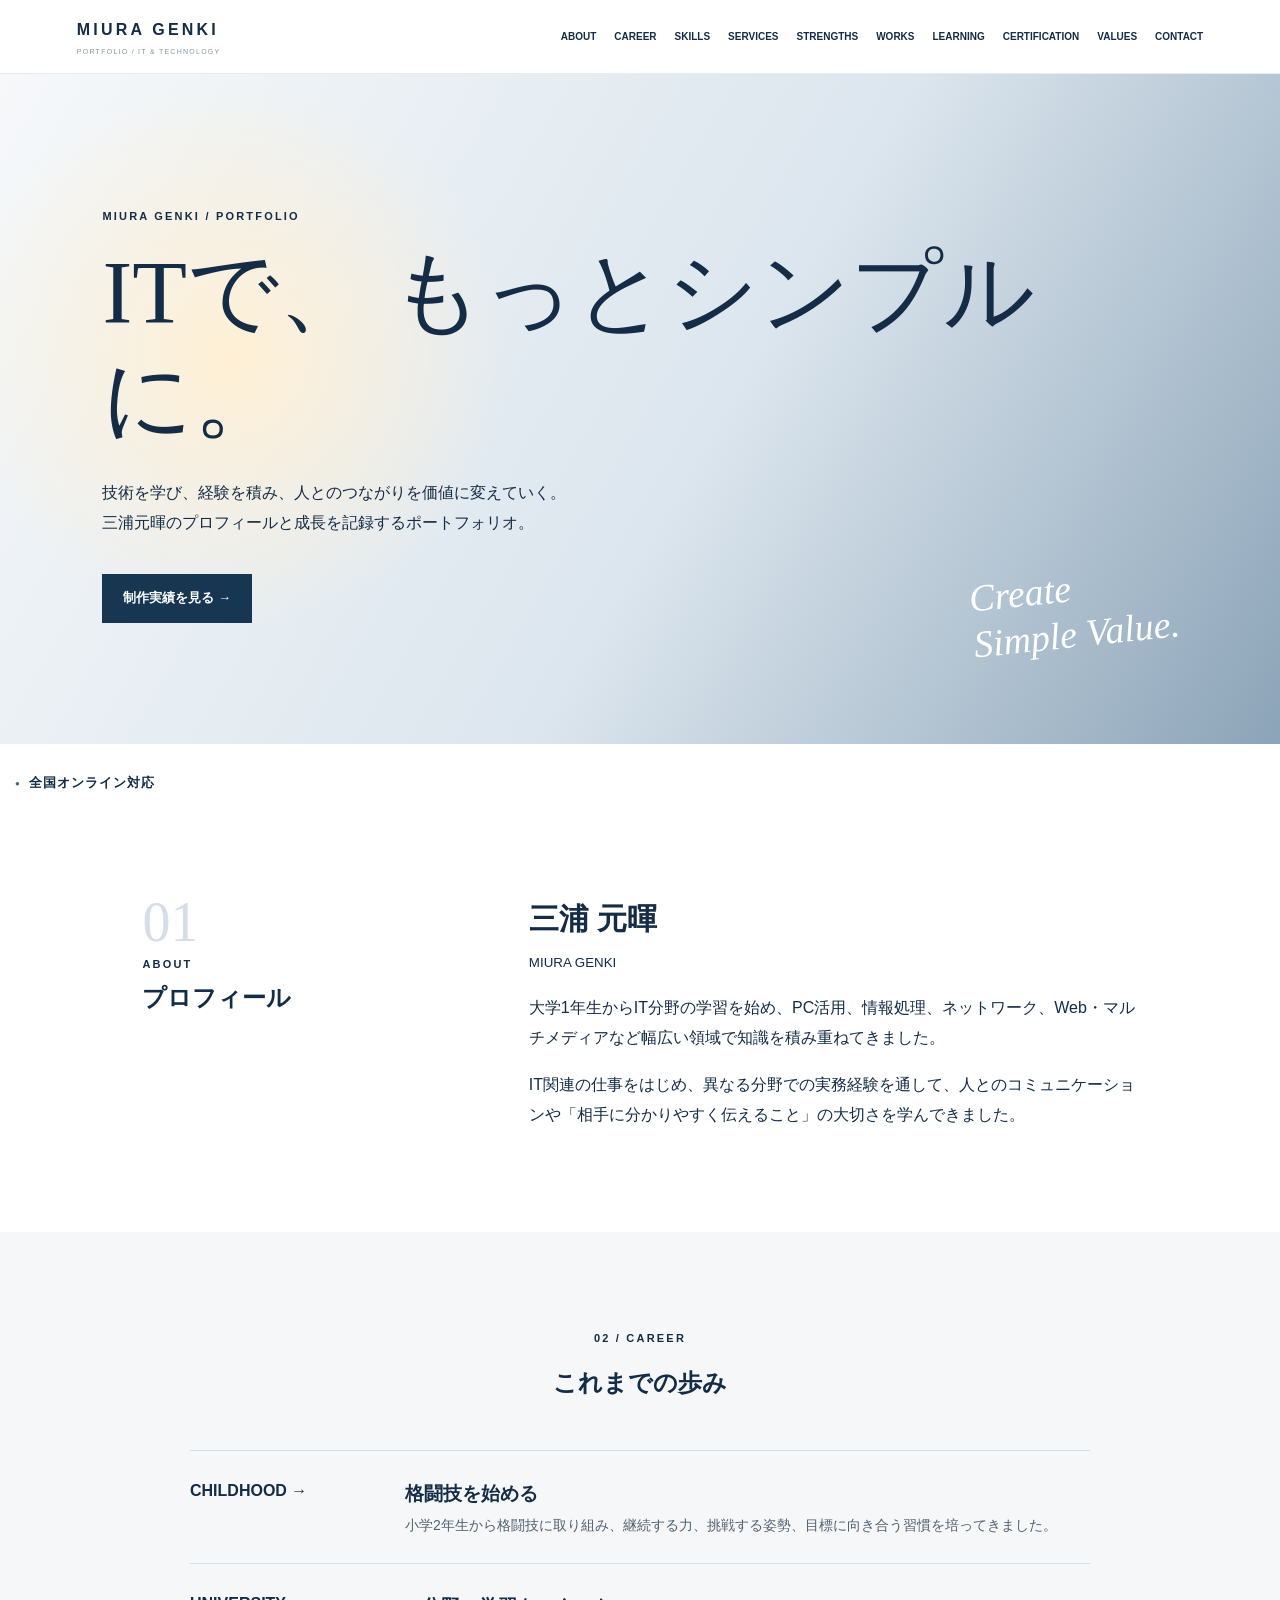
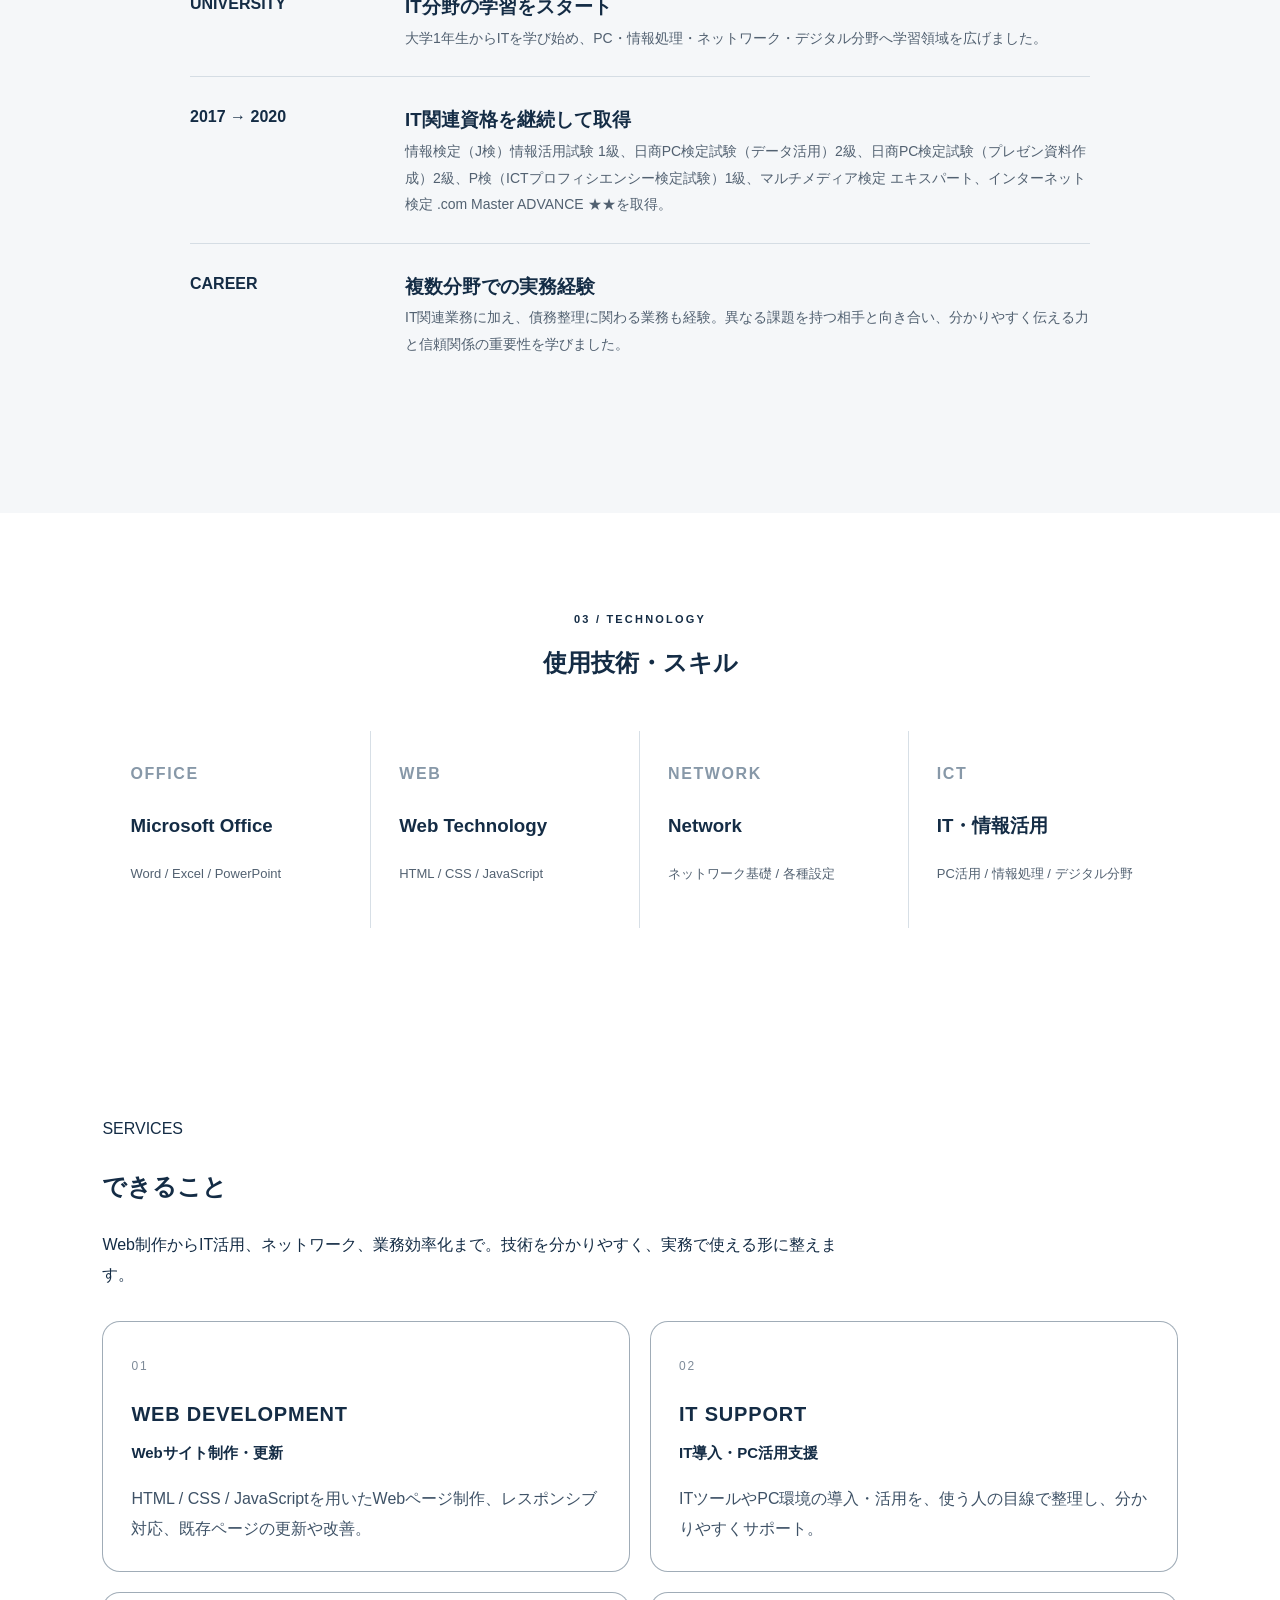
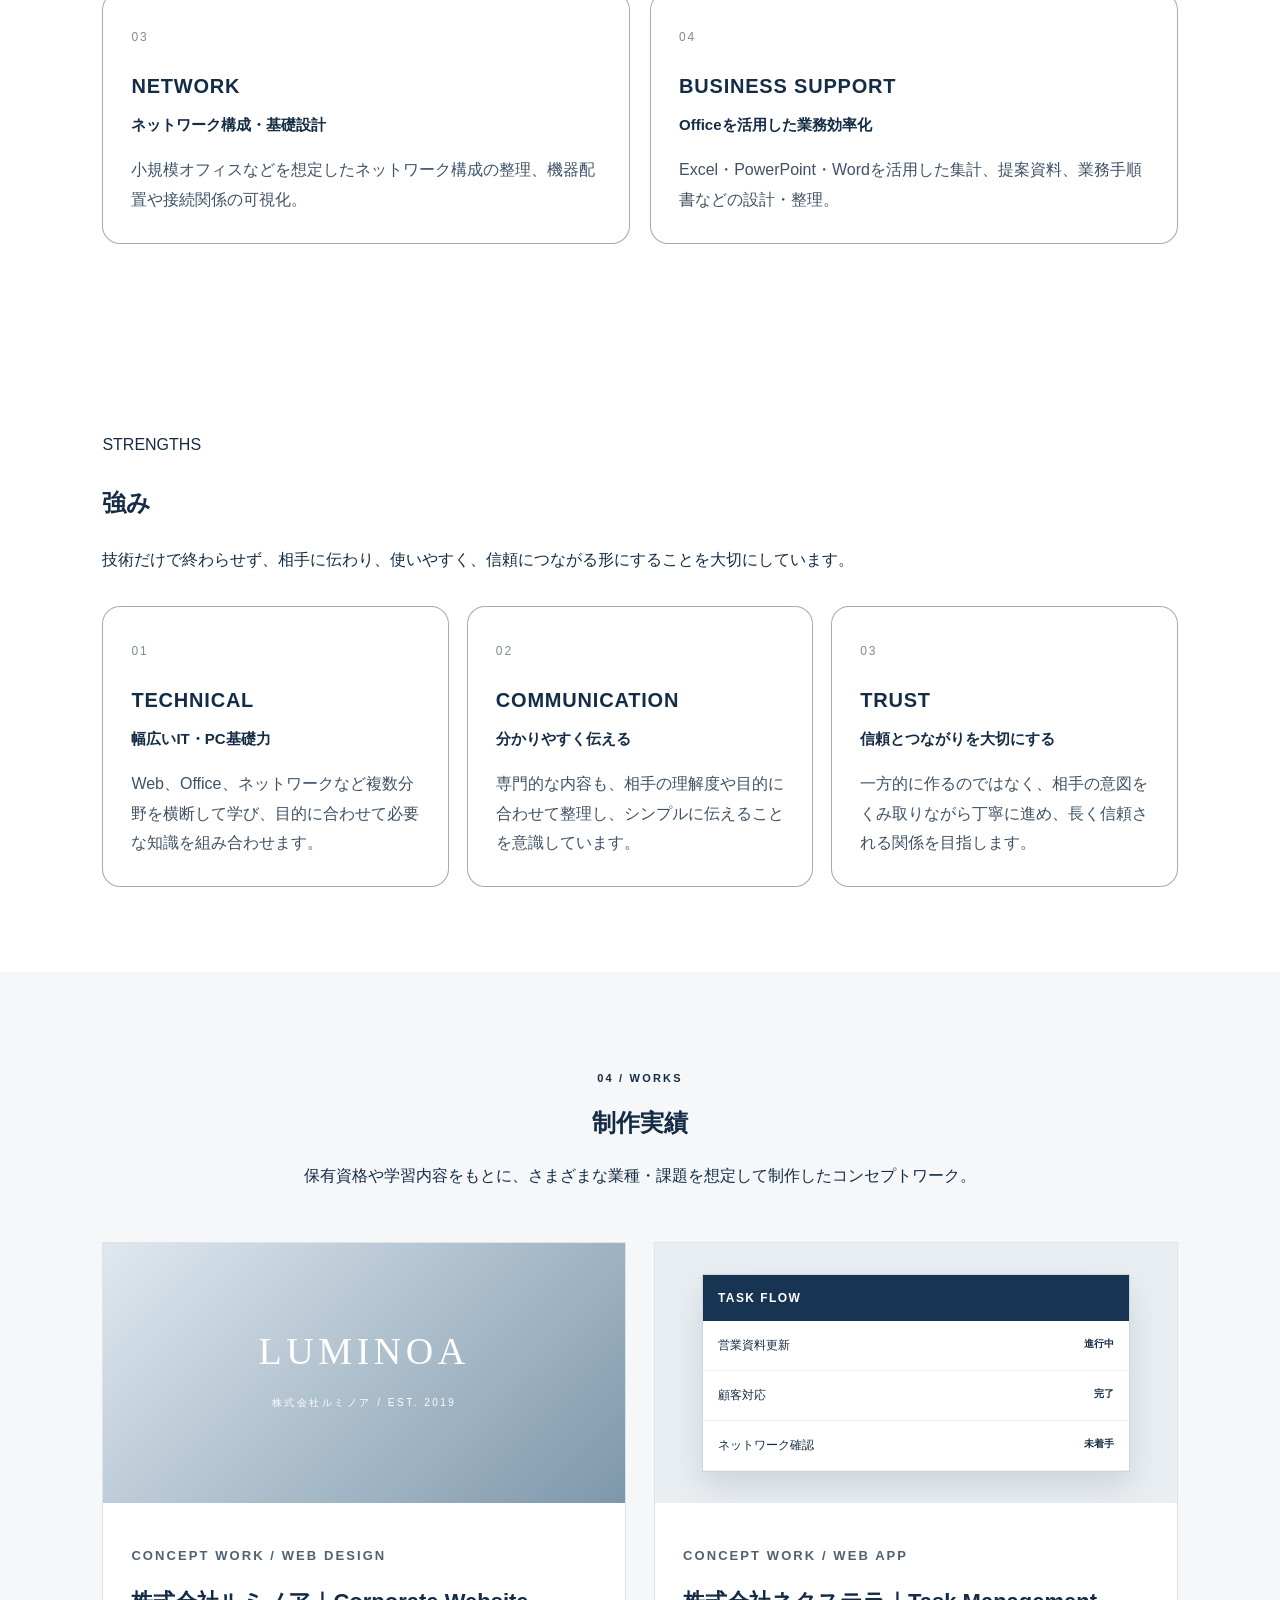
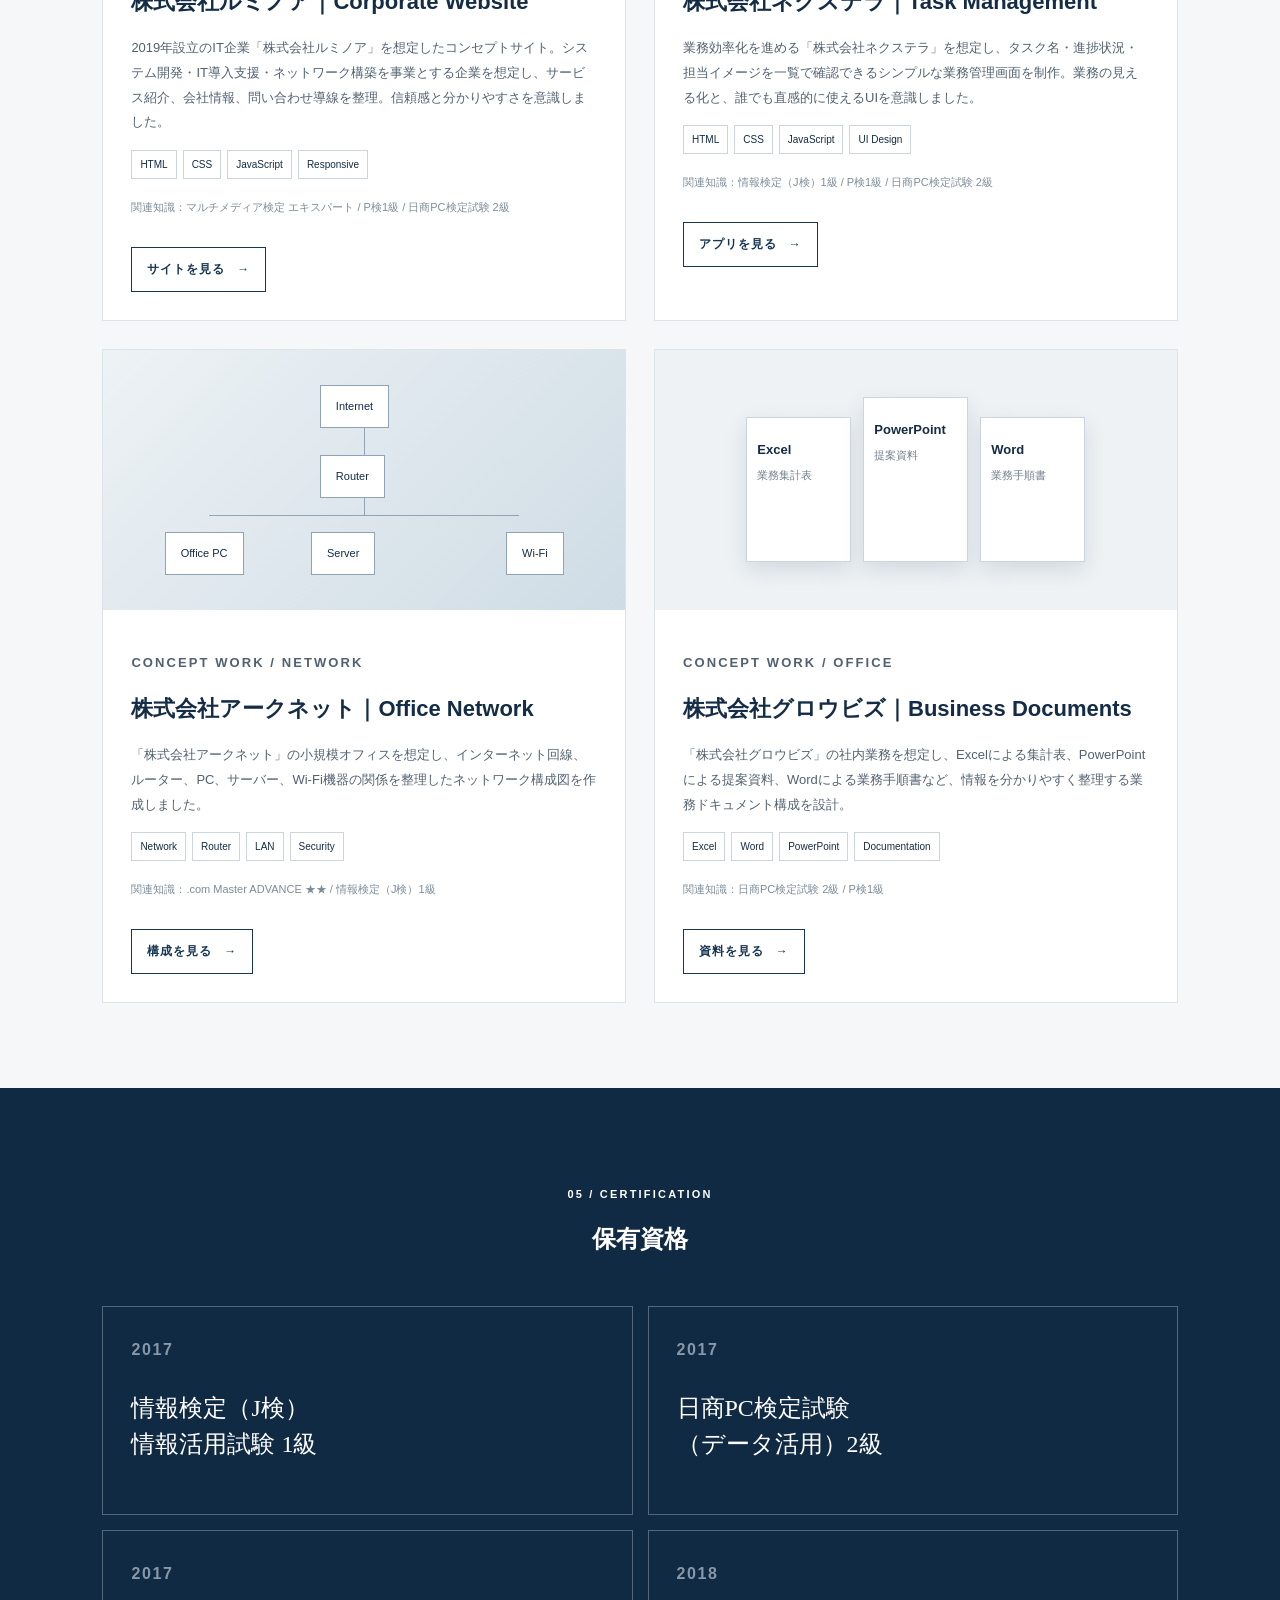
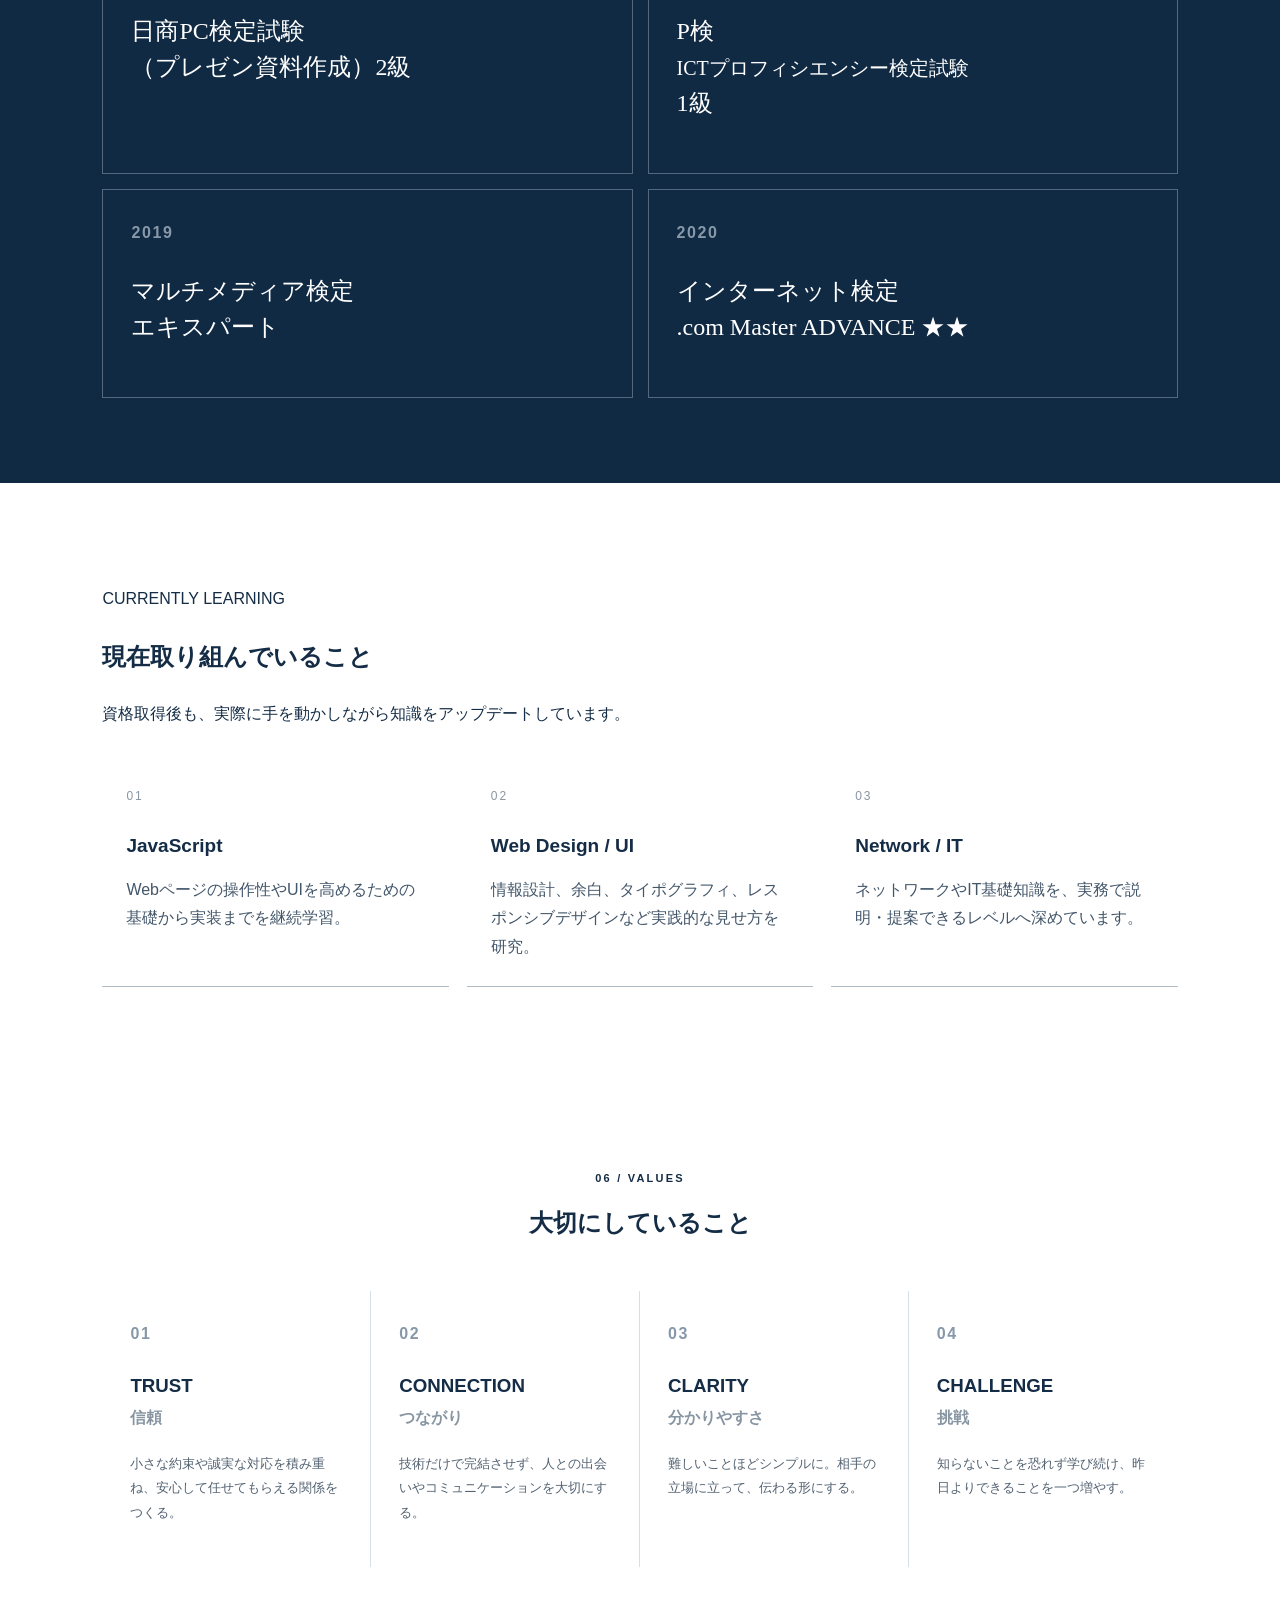
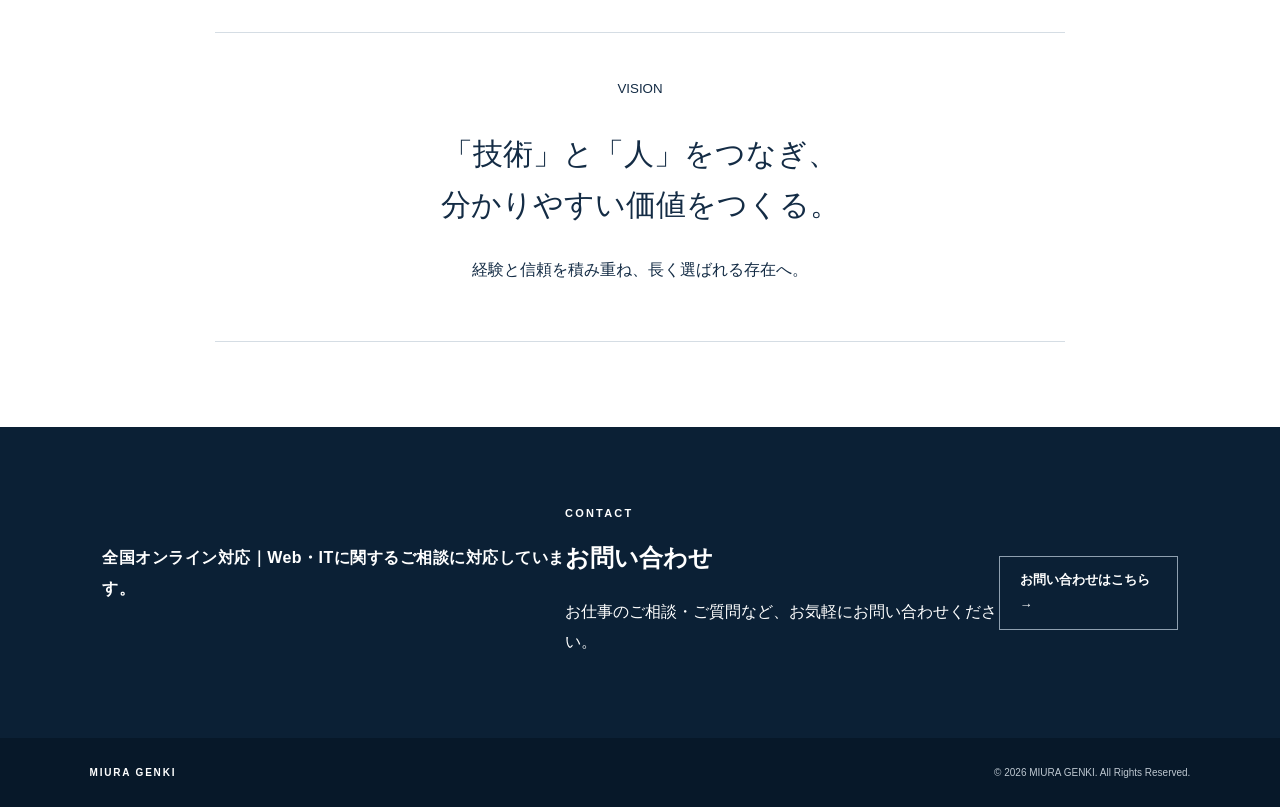
<file: index.html>
<!doctype html>
<html lang="ja">
<head>
<meta charset="utf-8"><meta name="viewport" content="width=device-width,initial-scale=1,viewport-fit=cover">
<meta name="description" content="三浦元暉のプロフィール、経歴、スキル、資格、制作実績を紹介するポートフォリオサイト。">
<title>三浦元暉 | IT Portfolio</title>
<link rel="stylesheet" href="style.css">
<meta name="theme-color" content="#102b44">
<meta name="robots" content="index,follow">
<meta property="og:type" content="website">
<meta property="og:title" content="三浦元暉 | IT Portfolio">
<meta property="og:description" content="Web / JavaScript / Network / Business Support — ITの知識と制作事例をまとめたポートフォリオ。">
<meta property="og:image" content="ogp.svg">
<meta property="og:locale" content="ja_JP">
<meta name="twitter:card" content="summary_large_image">
<link rel="icon" href="favicon.svg" type="image/svg+xml">

<style id="v25-critical-mobile">
@media (max-width:720px){
  .hero>div:first-child{width:100%!important;min-width:0!important;flex:1 1 100%!important}
  .hero h1{width:100%!important;max-width:100%!important;font-size:clamp(30px,9.2vw,42px)!important;line-height:1.15!important;letter-spacing:-.06em!important;white-space:normal!important}
  .hero h1 .hero-line{display:block!important;width:100%!important;white-space:nowrap!important}
  .hero h1 .hero-line-2{font-size:1em!important;letter-spacing:-.075em!important}
}
@media (max-width:390px){
  .hero h1{font-size:clamp(29px,9vw,36px)!important}
}
</style>

</head>
<body>
<header>
<a class="brand" href="#top"><b>MIURA GENKI</b><small>PORTFOLIO / IT & TECHNOLOGY</small></a>
<button id="menu">☰</button>
<nav><a href="#about">ABOUT</a><a href="#career">CAREER</a><a href="#skills">SKILLS</a><a href="#services">SERVICES</a><a href="#strengths">STRENGTHS</a><a href="#works">WORKS</a><a href="#learning">LEARNING</a><a href="#cert">CERTIFICATION</a><a href="#values">VALUES</a><a href="#contact">CONTACT</a></nav>
</header>

<main id="top">
<section class="hero">
<div><p class="label">MIURA GENKI / PORTFOLIO</p><h1>
<span class="hero-line hero-line-1">ITで、</span>
<span class="hero-line hero-line-2">もっとシンプルに。</span>
</h1>
<p>技術を学び、経験を積み、人とのつながりを価値に変えていく。<br>三浦元暉のプロフィールと成長を記録するポートフォリオ。</p>
<a class="btn" href="#works">制作実績を見る →</a></div>
<i>Create<br>Simple Value.</i>
</section>

<p class="online-badge mobile-hide-online">全国オンライン対応</p>
<section id="about" class="section cols">
<div class="title"><span>01</span><p>ABOUT</p><h2>プロフィール</h2></div>
<div><h3 class="name">三浦 元暉</h3><small>MIURA GENKI</small>
<p>大学1年生からIT分野の学習を始め、PC活用、情報処理、ネットワーク、Web・マルチメディアなど幅広い領域で知識を積み重ねてきました。</p>
<p>IT関連の仕事をはじめ、異なる分野での実務経験を通して、人とのコミュニケーションや「相手に分かりやすく伝えること」の大切さを学んできました。</p></div>
</section>

<section id="career" class="section soft">
<div class="center"><p class="label">02 / CAREER</p><h2>これまでの歩み</h2></div>
<div class="timeline">
<article><b>CHILDHOOD →</b><div><h3>格闘技を始める</h3><p>小学2年生から格闘技に取り組み、継続する力、挑戦する姿勢、目標に向き合う習慣を培ってきました。</p></div></article>
<article><b>UNIVERSITY</b><div><h3>IT分野の学習をスタート</h3><p>大学1年生からITを学び始め、PC・情報処理・ネットワーク・デジタル分野へ学習領域を広げました。</p></div></article>
<article><b>2017 → 2020</b><div><h3>IT関連資格を継続して取得</h3><p>情報検定（J検）情報活用試験 1級、日商PC検定試験（データ活用）2級、日商PC検定試験（プレゼン資料作成）2級、P検（ICTプロフィシエンシー検定試験）1級、マルチメディア検定 エキスパート、インターネット検定 .com Master ADVANCE ★★を取得。</p></div></article>
<article><b>CAREER</b><div><h3>複数分野での実務経験</h3><p>IT関連業務に加え、債務整理に関わる業務も経験。異なる課題を持つ相手と向き合い、分かりやすく伝える力と信頼関係の重要性を学びました。</p></div></article>
</div>
</section>

<section id="skills" class="section">
<div class="center"><p class="label">03 / TECHNOLOGY</p><h2>使用技術・スキル</h2></div>
<div class="grid four">
<article><b>OFFICE</b><h3>Microsoft Office</h3><p>Word / Excel / PowerPoint</p></article>
<article><b>WEB</b><h3>Web Technology</h3><p>HTML / CSS / JavaScript</p></article>
<article><b>NETWORK</b><h3>Network</h3><p>ネットワーク基礎 / 各種設定</p></article>
<article><b>ICT</b><h3>IT・情報活用</h3><p>PC活用 / 情報処理 / デジタル分野</p></article>
</div>
</section>


<section id="services" class="section services-section">
  <div class="section-head">
    <p class="eyebrow">SERVICES</p>
    <h2>できること</h2>
    <p class="lead">Web制作からIT活用、ネットワーク、業務効率化まで。技術を分かりやすく、実務で使える形に整えます。</p>
  </div>

  <div class="service-grid">
    <article class="service-card">
      <span class="service-no">01</span>
      <h3>WEB DEVELOPMENT</h3>
      <p class="service-ja">Webサイト制作・更新</p>
      <p>HTML / CSS / JavaScriptを用いたWebページ制作、レスポンシブ対応、既存ページの更新や改善。</p>
    </article>

    <article class="service-card">
      <span class="service-no">02</span>
      <h3>IT SUPPORT</h3>
      <p class="service-ja">IT導入・PC活用支援</p>
      <p>ITツールやPC環境の導入・活用を、使う人の目線で整理し、分かりやすくサポート。</p>
    </article>

    <article class="service-card">
      <span class="service-no">03</span>
      <h3>NETWORK</h3>
      <p class="service-ja">ネットワーク構成・基礎設計</p>
      <p>小規模オフィスなどを想定したネットワーク構成の整理、機器配置や接続関係の可視化。</p>
    </article>

    <article class="service-card">
      <span class="service-no">04</span>
      <h3>BUSINESS SUPPORT</h3>
      <p class="service-ja">Officeを活用した業務効率化</p>
      <p>Excel・PowerPoint・Wordを活用した集計、提案資料、業務手順書などの設計・整理。</p>
    </article>
  </div>
</section>


<section id="strengths" class="section strengths-section">
  <div class="section-head">
    <p class="eyebrow">STRENGTHS</p>
    <h2>強み</h2>
    <p class="lead">技術だけで終わらせず、相手に伝わり、使いやすく、信頼につながる形にすることを大切にしています。</p>
  </div>

  <div class="strength-grid">
    <article class="strength-card">
      <span class="strength-no">01</span>
      <h3>TECHNICAL</h3>
      <p class="strength-ja">幅広いIT・PC基礎力</p>
      <p>Web、Office、ネットワークなど複数分野を横断して学び、目的に合わせて必要な知識を組み合わせます。</p>
    </article>

    <article class="strength-card">
      <span class="strength-no">02</span>
      <h3>COMMUNICATION</h3>
      <p class="strength-ja">分かりやすく伝える</p>
      <p>専門的な内容も、相手の理解度や目的に合わせて整理し、シンプルに伝えることを意識しています。</p>
    </article>

    <article class="strength-card">
      <span class="strength-no">03</span>
      <h3>TRUST</h3>
      <p class="strength-ja">信頼とつながりを大切にする</p>
      <p>一方的に作るのではなく、相手の意図をくみ取りながら丁寧に進め、長く信頼される関係を目指します。</p>
    </article>
  </div>
</section>

<section id="works" class="section soft">
<div class="center"><p class="label">04 / WORKS</p><h2>制作実績</h2><p>保有資格や学習内容をもとに、さまざまな業種・課題を想定して制作したコンセプトワーク。</p></div>

<div class="works-grid">

<article class="work-card">
<div class="work-thumb company">
<div class="fake-brand">LUMINOA<br><span>株式会社ルミノア / EST. 2019</span></div>
</div>
<div class="work-body">
<p class="tag">CONCEPT WORK / WEB DESIGN</p>
<h3>株式会社ルミノア｜Corporate Website</h3>
<p>2019年設立のIT企業「株式会社ルミノア」を想定したコンセプトサイト。システム開発・IT導入支援・ネットワーク構築を事業とする企業を想定し、サービス紹介、会社情報、問い合わせ導線を整理。信頼感と分かりやすさを意識しました。</p>
<div class="pills"><span>HTML</span><span>CSS</span><span>JavaScript</span><span>Responsive</span></div>
<p class="related">関連知識：マルチメディア検定 エキスパート / P検1級 / 日商PC検定試験 2級</p>
<a class="work-link" href="luminoa.html">サイトを見る <span>→</span></a>
</div>
</article>

<article class="work-card">
<div class="work-thumb app">
<div class="app-window"><div class="app-head">TASK FLOW</div><div class="app-row"><span>営業資料更新</span><b>進行中</b></div><div class="app-row"><span>顧客対応</span><b>完了</b></div><div class="app-row"><span>ネットワーク確認</span><b>未着手</b></div></div>
</div>
<div class="work-body">
<p class="tag">CONCEPT WORK / WEB APP</p>
<h3>株式会社ネクステラ｜Task Management</h3>
<p>業務効率化を進める「株式会社ネクステラ」を想定し、タスク名・進捗状況・担当イメージを一覧で確認できるシンプルな業務管理画面を制作。業務の見える化と、誰でも直感的に使えるUIを意識しました。</p>
<div class="pills"><span>HTML</span><span>CSS</span><span>JavaScript</span><span>UI Design</span></div>
<p class="related">関連知識：情報検定（J検）1級 / P検1級 / 日商PC検定試験 2級</p>
<a class="work-link" href="nextera.html">アプリを見る <span>→</span></a>
</div>
</article>

<article class="work-card">
<div class="work-thumb network">
<div class="diagram">
<div class="node internet">Internet</div>
<div class="line v1"></div>
<div class="node router">Router</div>
<div class="line h1"></div>
<div class="node pc1">Office PC</div>
<div class="node pc2">Server</div>
<div class="node pc3">Wi-Fi</div>
</div>
</div>
<div class="work-body">
<p class="tag">CONCEPT WORK / NETWORK</p>
<h3>株式会社アークネット｜Office Network</h3>
<p>「株式会社アークネット」の小規模オフィスを想定し、インターネット回線、ルーター、PC、サーバー、Wi-Fi機器の関係を整理したネットワーク構成図を作成しました。</p>
<div class="pills"><span>Network</span><span>Router</span><span>LAN</span><span>Security</span></div>
<p class="related">関連知識：.com Master ADVANCE ★★ / 情報検定（J検）1級</p>
<a class="work-link" href="arcnet.html">構成を見る <span>→</span></a>
</div>
</article>

<article class="work-card">
<div class="work-thumb docs">
<div class="doc-stack"><div class="sheet">Excel<br><small>業務集計表</small></div><div class="sheet">PowerPoint<br><small>提案資料</small></div><div class="sheet">Word<br><small>業務手順書</small></div></div>
</div>
<div class="work-body">
<p class="tag">CONCEPT WORK / OFFICE</p>
<h3>株式会社グロウビズ｜Business Documents</h3>
<p>「株式会社グロウビズ」の社内業務を想定し、Excelによる集計表、PowerPointによる提案資料、Wordによる業務手順書など、情報を分かりやすく整理する業務ドキュメント構成を設計。</p>
<div class="pills"><span>Excel</span><span>Word</span><span>PowerPoint</span><span>Documentation</span></div>
<p class="related">関連知識：日商PC検定試験 2級 / P検1級</p>
<a class="work-link" href="growbiz.html">資料を見る <span>→</span></a>
</div>
</article>

</div>

</section>

<section id="cert" class="section dark">
<div class="center"><p class="label">05 / CERTIFICATION</p><h2>保有資格</h2></div>
<div class="grid cert">
<article><b>2017</b><h3>情報検定（J検）<br>情報活用試験 1級</h3></article>
<article><b>2017</b><h3>日商PC検定試験<br>（データ活用）2級</h3></article><article><b>2017</b><h3>日商PC検定試験<br>（プレゼン資料作成）2級</h3></article>
<article><b>2018</b><h3>P検<br><small>ICTプロフィシエンシー検定試験</small><br>1級</h3></article>
<article><b>2019</b><h3>マルチメディア検定<br>エキスパート</h3></article>
<article><b>2020</b><h3>インターネット検定<br>.com Master ADVANCE ★★</h3></article>
</div>

</section>


<section id="learning" class="section learning-section">
  <div class="section-head">
    <p class="eyebrow">CURRENTLY LEARNING</p>
    <h2>現在取り組んでいること</h2>
    <p class="lead">資格取得後も、実際に手を動かしながら知識をアップデートしています。</p>
  </div>

  <div class="learning-grid">
    <article class="learning-card">
      <span>01</span>
      <h3>JavaScript</h3>
      <p>Webページの操作性やUIを高めるための基礎から実装までを継続学習。</p>
    </article>
    <article class="learning-card">
      <span>02</span>
      <h3>Web Design / UI</h3>
      <p>情報設計、余白、タイポグラフィ、レスポンシブデザインなど実践的な見せ方を研究。</p>
    </article>
    <article class="learning-card">
      <span>03</span>
      <h3>Network / IT</h3>
      <p>ネットワークやIT基礎知識を、実務で説明・提案できるレベルへ深めています。</p>
    </article>
  </div>
</section>

<section id="values" class="section">
<div class="center"><p class="label">06 / VALUES</p><h2>大切にしていること</h2></div>
<div class="grid four values">
<article><b>01</b><h3>TRUST <small>信頼</small></h3><p>小さな約束や誠実な対応を積み重ね、安心して任せてもらえる関係をつくる。</p></article>
<article><b>02</b><h3>CONNECTION <small>つながり</small></h3><p>技術だけで完結させず、人との出会いやコミュニケーションを大切にする。</p></article>
<article><b>03</b><h3>CLARITY <small>分かりやすさ</small></h3><p>難しいことほどシンプルに。相手の立場に立って、伝わる形にする。</p></article>
<article><b>04</b><h3>CHALLENGE <small>挑戦</small></h3><p>知らないことを恐れず学び続け、昨日よりできることを一つ増やす。</p></article>
</div>
<div class="vision"><small>VISION</small><h2>「技術」と「人」をつなぎ、<br>分かりやすい価値をつくる。</h2><p>経験と信頼を積み重ね、長く選ばれる存在へ。</p></div>
</section>

<section id="contact" class="contact">
<p class="contact-online">全国オンライン対応｜Web・ITに関するご相談に対応しています。</p>
<div><p class="label">CONTACT</p><h2>お問い合わせ</h2><p>お仕事のご相談・ご質問など、お気軽にお問い合わせください。</p></div>
<a class="btn outline" href="mailto:gennana8924@icloud.com">お問い合わせはこちら →</a>
</section>
</main>

<footer><b>MIURA GENKI</b><span>© 2026 MIURA GENKI. All Rights Reserved.</span></footer>
<script src="script.js"></script>
</body></html>
</file>
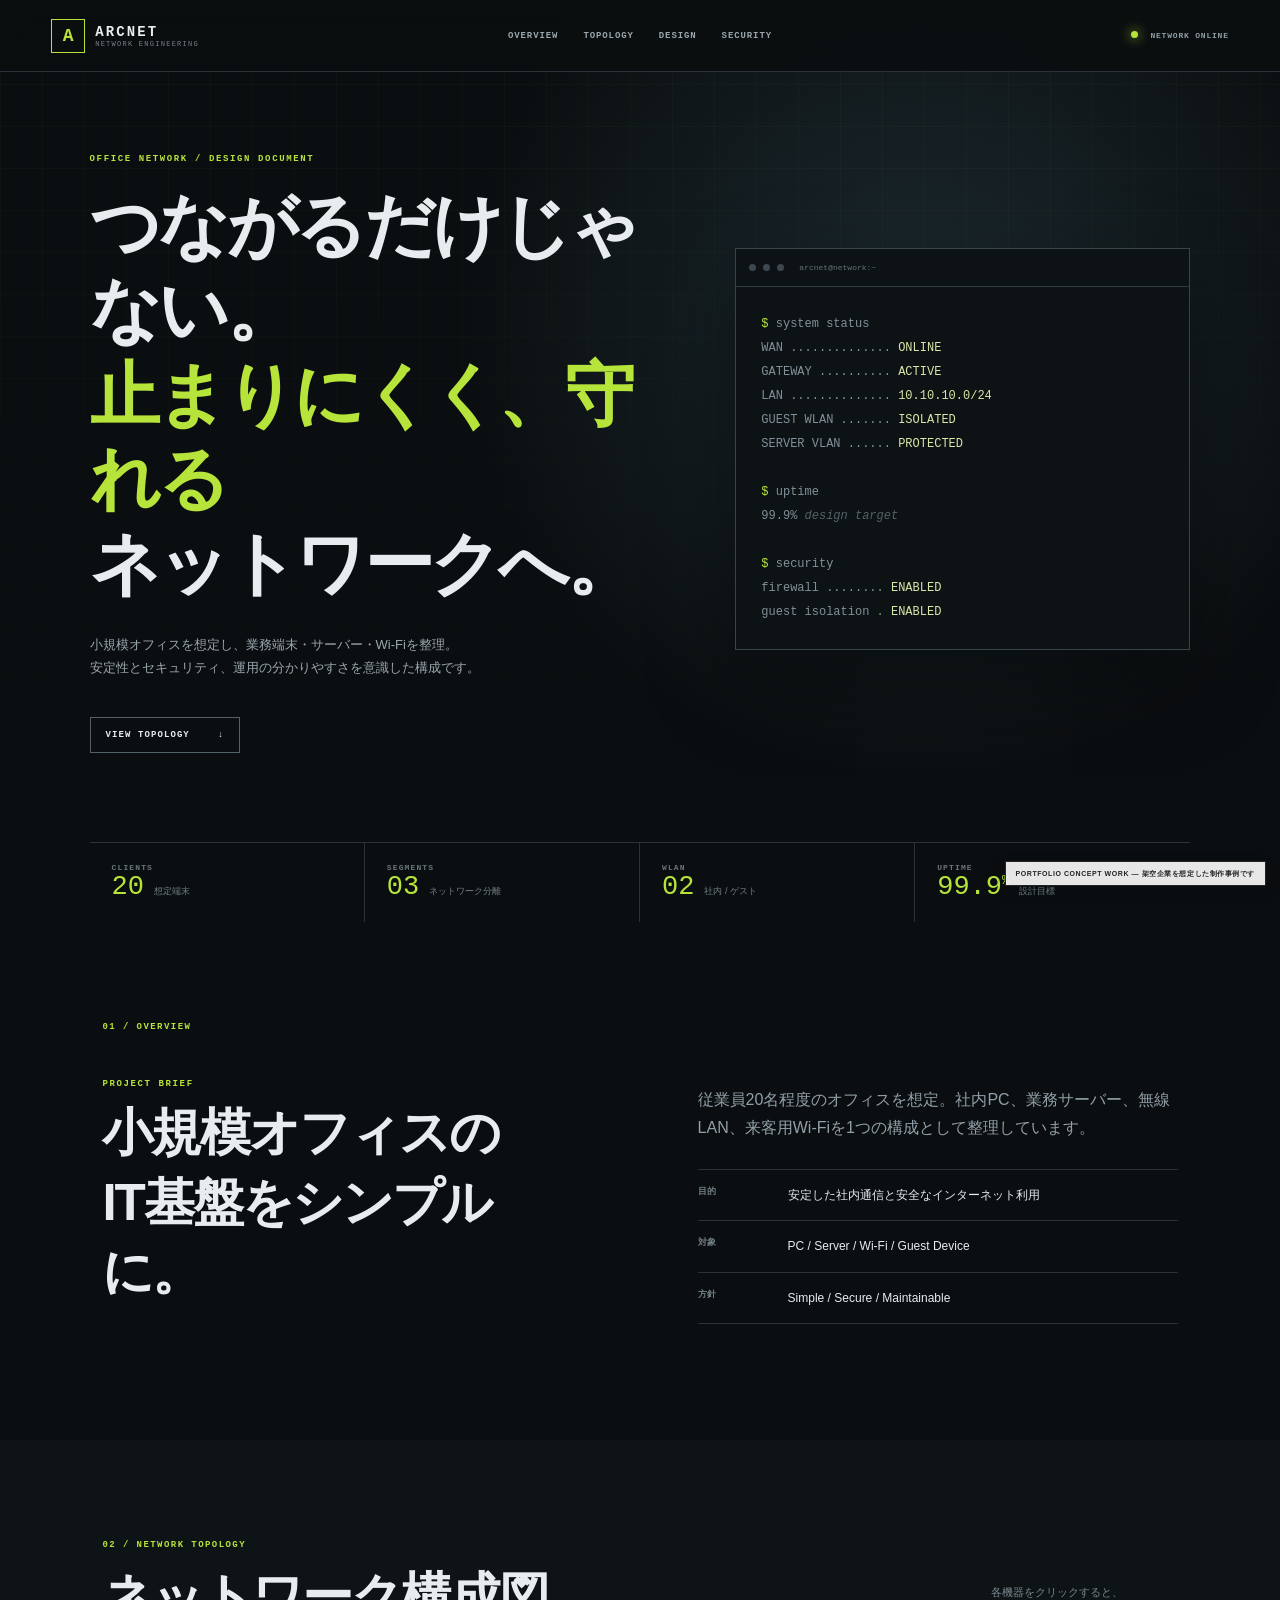
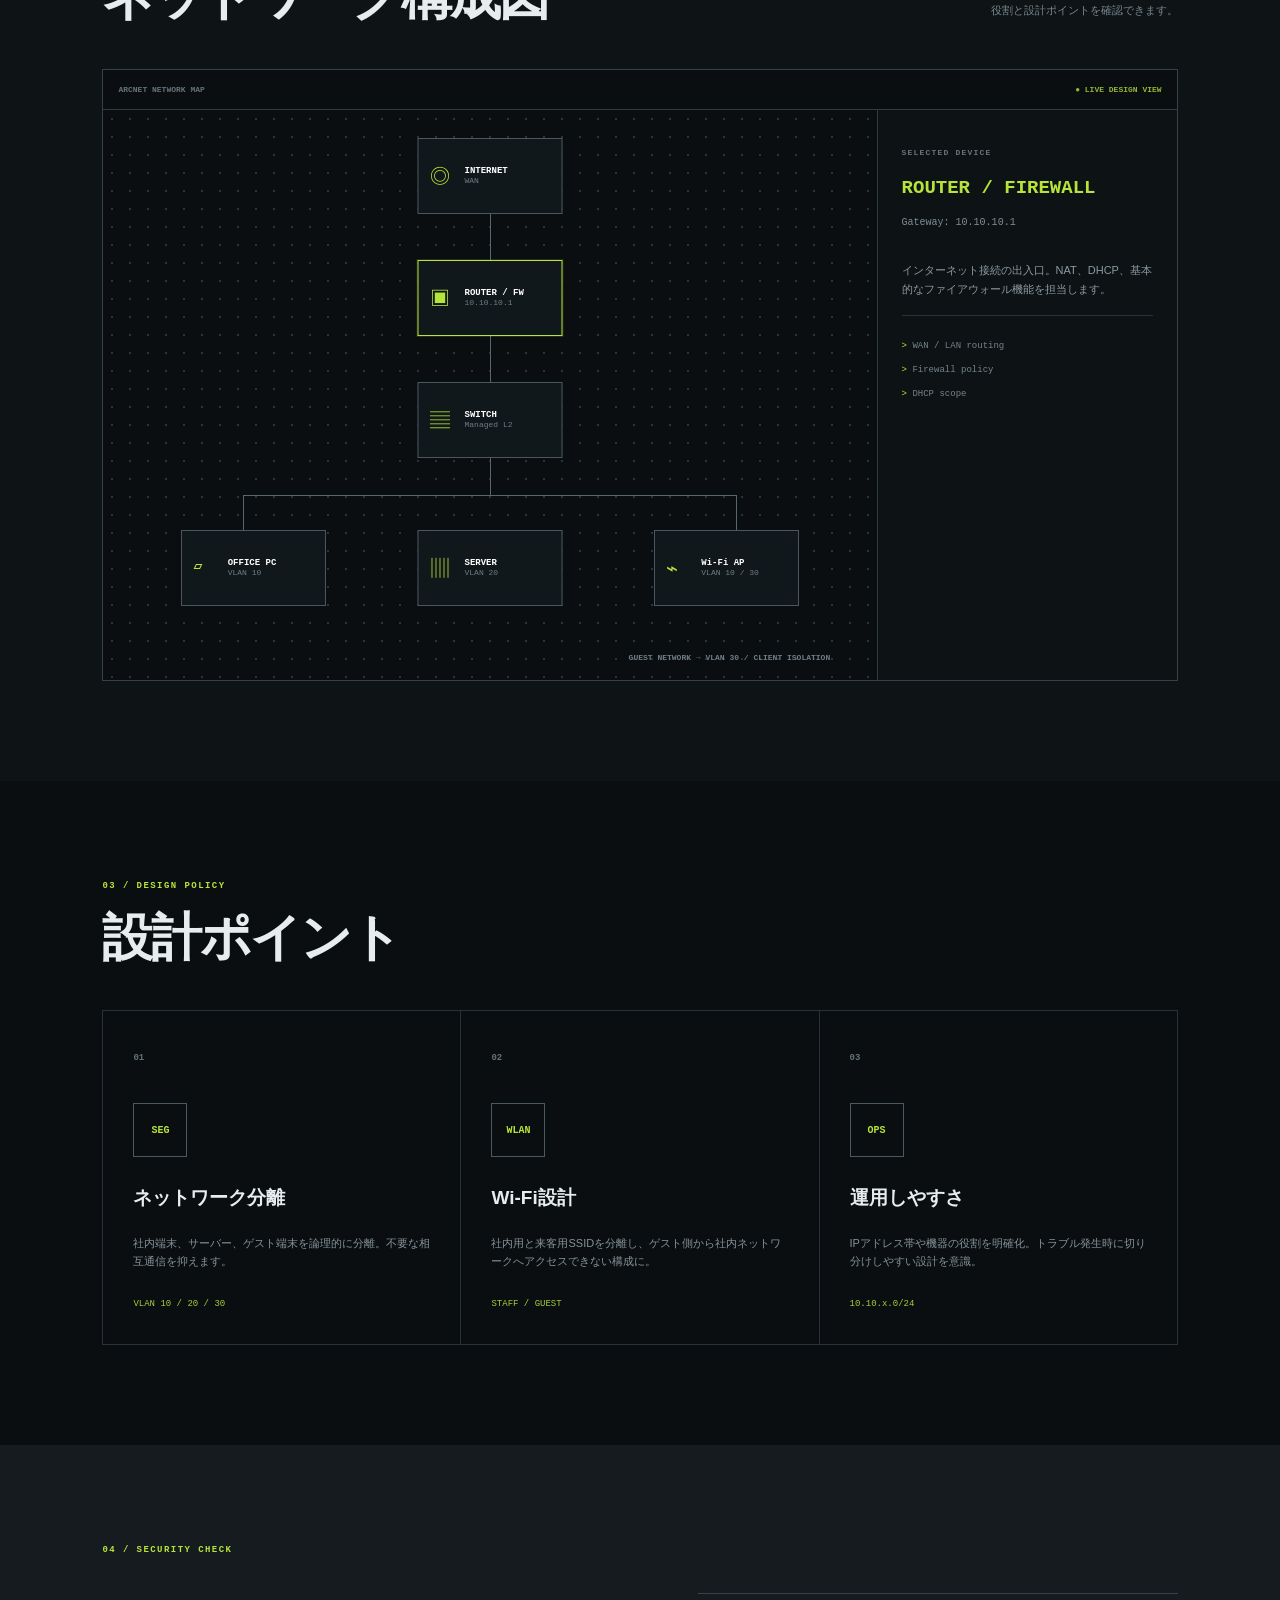
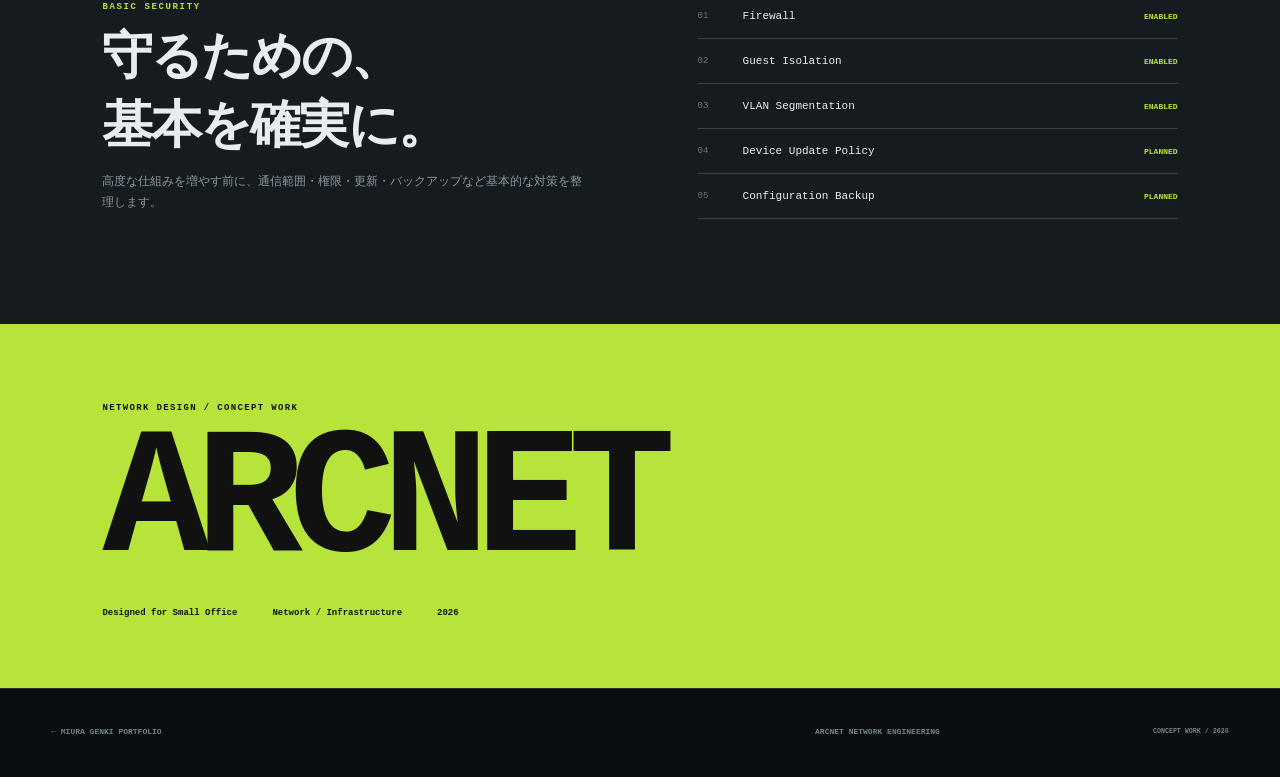
<file: arcnet.html>
<!doctype html>
<html lang="ja">
<head>
<meta charset="utf-8">
<meta name="viewport" content="width=device-width,initial-scale=1,viewport-fit=cover">
<meta name="description" content="株式会社アークネットを想定した小規模オフィスネットワーク設計のコンセプトワーク。">
<title>ARCNET | Office Network Design</title>
<link rel="stylesheet" href="arcnet.css">
<meta name="robots" content="index,follow">
<meta property="og:type" content="website"><meta property="og:title" content="ARCNET | Office Network Design">
<meta property="og:description" content="株式会社アークネットを想定した小規模オフィスネットワーク設計のコンセプトワーク。">
<link rel="icon" href="favicon.svg" type="image/svg+xml"></head>
<body><div class="concept-note">PORTFOLIO CONCEPT WORK — 架空企業を想定した制作事例です</div>
<header class="arc-header">
  <a class="arc-brand" href="#top"><span class="mark">A</span><span><b>ARCNET</b><small>NETWORK ENGINEERING</small></span></a>
  <nav><a href="#overview">OVERVIEW</a><a href="#diagram">TOPOLOGY</a><a href="#design">DESIGN</a><a href="#security">SECURITY</a></nav>
  <div class="status"><i></i> NETWORK ONLINE</div>
</header>

<main id="top">
<section class="hero">
  <div class="hero-grid-bg"></div>
  <div class="hero-copy">
    <p class="eyebrow">OFFICE NETWORK / DESIGN DOCUMENT</p>
    <h1>つながるだけじゃない。<br><span>止まりにくく、守れる</span><br>ネットワークへ。</h1>
    <p>小規模オフィスを想定し、業務端末・サーバー・Wi-Fiを整理。<br>安定性とセキュリティ、運用の分かりやすさを意識した構成です。</p>
    <a href="#diagram">VIEW TOPOLOGY <b>↓</b></a>
  </div>
  <div class="hero-terminal">
    <div class="terminal-head"><span></span><span></span><span></span><b>arcnet@network:~</b></div>
    <pre><em>$</em> system status
WAN .............. <strong>ONLINE</strong>
GATEWAY .......... <strong>ACTIVE</strong>
LAN .............. <strong>10.10.10.0/24</strong>
GUEST WLAN ....... <strong>ISOLATED</strong>
SERVER VLAN ...... <strong>PROTECTED</strong>

<em>$</em> uptime
99.9% <i>design target</i>

<em>$</em> security
firewall ........ <strong>ENABLED</strong>
guest isolation . <strong>ENABLED</strong></pre>
  </div>
  <div class="metrics">
    <div><small>CLIENTS</small><b>20</b><span>想定端末</span></div>
    <div><small>SEGMENTS</small><b>03</b><span>ネットワーク分離</span></div>
    <div><small>WLAN</small><b>02</b><span>社内 / ゲスト</span></div>
    <div><small>UPTIME</small><b>99.9<sup>%</sup></b><span>設計目標</span></div>
  </div>
</section>

<section id="overview" class="section overview">
  <div class="section-code">01 / OVERVIEW</div>
  <div class="two-col">
    <div><p class="mini">PROJECT BRIEF</p><h2>小規模オフィスの<br>IT基盤をシンプルに。</h2></div>
    <div class="brief">
      <p>従業員20名程度のオフィスを想定。社内PC、業務サーバー、無線LAN、来客用Wi-Fiを1つの構成として整理しています。</p>
      <dl>
        <div><dt>目的</dt><dd>安定した社内通信と安全なインターネット利用</dd></div>
        <div><dt>対象</dt><dd>PC / Server / Wi-Fi / Guest Device</dd></div>
        <div><dt>方針</dt><dd>Simple / Secure / Maintainable</dd></div>
      </dl>
    </div>
  </div>
</section>

<section id="diagram" class="section topology">
  <div class="section-title">
    <div><div class="section-code">02 / NETWORK TOPOLOGY</div><h2>ネットワーク構成図</h2></div>
    <p>各機器をクリックすると、<br>役割と設計ポイントを確認できます。</p>
  </div>

  <div class="network-stage">
    <div class="stage-toolbar"><span>ARCNET NETWORK MAP</span><span>● LIVE DESIGN VIEW</span></div>
    <div class="topology-map">
      <button class="node internet" data-node="internet"><i>◎</i><b>INTERNET</b><small>WAN</small></button>
      <div class="line v l1"></div>
      <button class="node router" data-node="router"><i>▣</i><b>ROUTER / FW</b><small>10.10.10.1</small></button>
      <div class="line v l2"></div>
      <button class="node switch" data-node="switch"><i>▤</i><b>SWITCH</b><small>Managed L2</small></button>
      <div class="branch-line"></div>

      <button class="node pc" data-node="pc"><i>▱</i><b>OFFICE PC</b><small>VLAN 10</small></button>
      <button class="node server" data-node="server"><i>▥</i><b>SERVER</b><small>VLAN 20</small></button>
      <button class="node wifi" data-node="wifi"><i>⌁</i><b>Wi-Fi AP</b><small>VLAN 10 / 30</small></button>

      <div class="guest-label">GUEST NETWORK → VLAN 30 / CLIENT ISOLATION</div>
    </div>
    <aside class="node-detail" id="nodeDetail">
      <p>SELECTED DEVICE</p>
      <h3>ROUTER / FIREWALL</h3>
      <span class="detail-ip">Gateway: 10.10.10.1</span>
      <p class="detail-copy">インターネット接続の出入口。NAT、DHCP、基本的なファイアウォール機能を担当します。</p>
      <ul>
        <li>WAN / LAN routing</li>
        <li>Firewall policy</li>
        <li>DHCP scope</li>
      </ul>
    </aside>
  </div>
</section>

<section id="design" class="section design">
  <div class="section-title">
    <div><div class="section-code">03 / DESIGN POLICY</div><h2>設計ポイント</h2></div>
  </div>
  <div class="design-grid">
    <article><span>01</span><div class="icon">SEG</div><h3>ネットワーク分離</h3><p>社内端末、サーバー、ゲスト端末を論理的に分離。不要な相互通信を抑えます。</p><code>VLAN 10 / 20 / 30</code></article>
    <article><span>02</span><div class="icon">WLAN</div><h3>Wi-Fi設計</h3><p>社内用と来客用SSIDを分離し、ゲスト側から社内ネットワークへアクセスできない構成に。</p><code>STAFF / GUEST</code></article>
    <article><span>03</span><div class="icon">OPS</div><h3>運用しやすさ</h3><p>IPアドレス帯や機器の役割を明確化。トラブル発生時に切り分けしやすい設計を意識。</p><code>10.10.x.0/24</code></article>
  </div>
</section>

<section id="security" class="section security">
  <div class="section-code">04 / SECURITY CHECK</div>
  <div class="security-grid">
    <div><p class="mini">BASIC SECURITY</p><h2>守るための、<br>基本を確実に。</h2><p>高度な仕組みを増やす前に、通信範囲・権限・更新・バックアップなど基本的な対策を整理します。</p></div>
    <div class="checks">
      <div><span>01</span><b>Firewall</b><em>ENABLED</em></div>
      <div><span>02</span><b>Guest Isolation</b><em>ENABLED</em></div>
      <div><span>03</span><b>VLAN Segmentation</b><em>ENABLED</em></div>
      <div><span>04</span><b>Device Update Policy</b><em>PLANNED</em></div>
      <div><span>05</span><b>Configuration Backup</b><em>PLANNED</em></div>
    </div>
  </div>
</section>

<section class="spec">
  <p>NETWORK DESIGN / CONCEPT WORK</p>
  <h2>ARCNET</h2>
  <div><span>Designed for Small Office</span><span>Network / Infrastructure</span><span>2026</span></div>
</section>
</main>

<footer><a href="index.html#works">← MIURA GENKI PORTFOLIO</a><span>ARCNET NETWORK ENGINEERING</span><small>CONCEPT WORK / 2026</small></footer>
<script src="arcnet.js"></script>
</body>
</html>
</file>
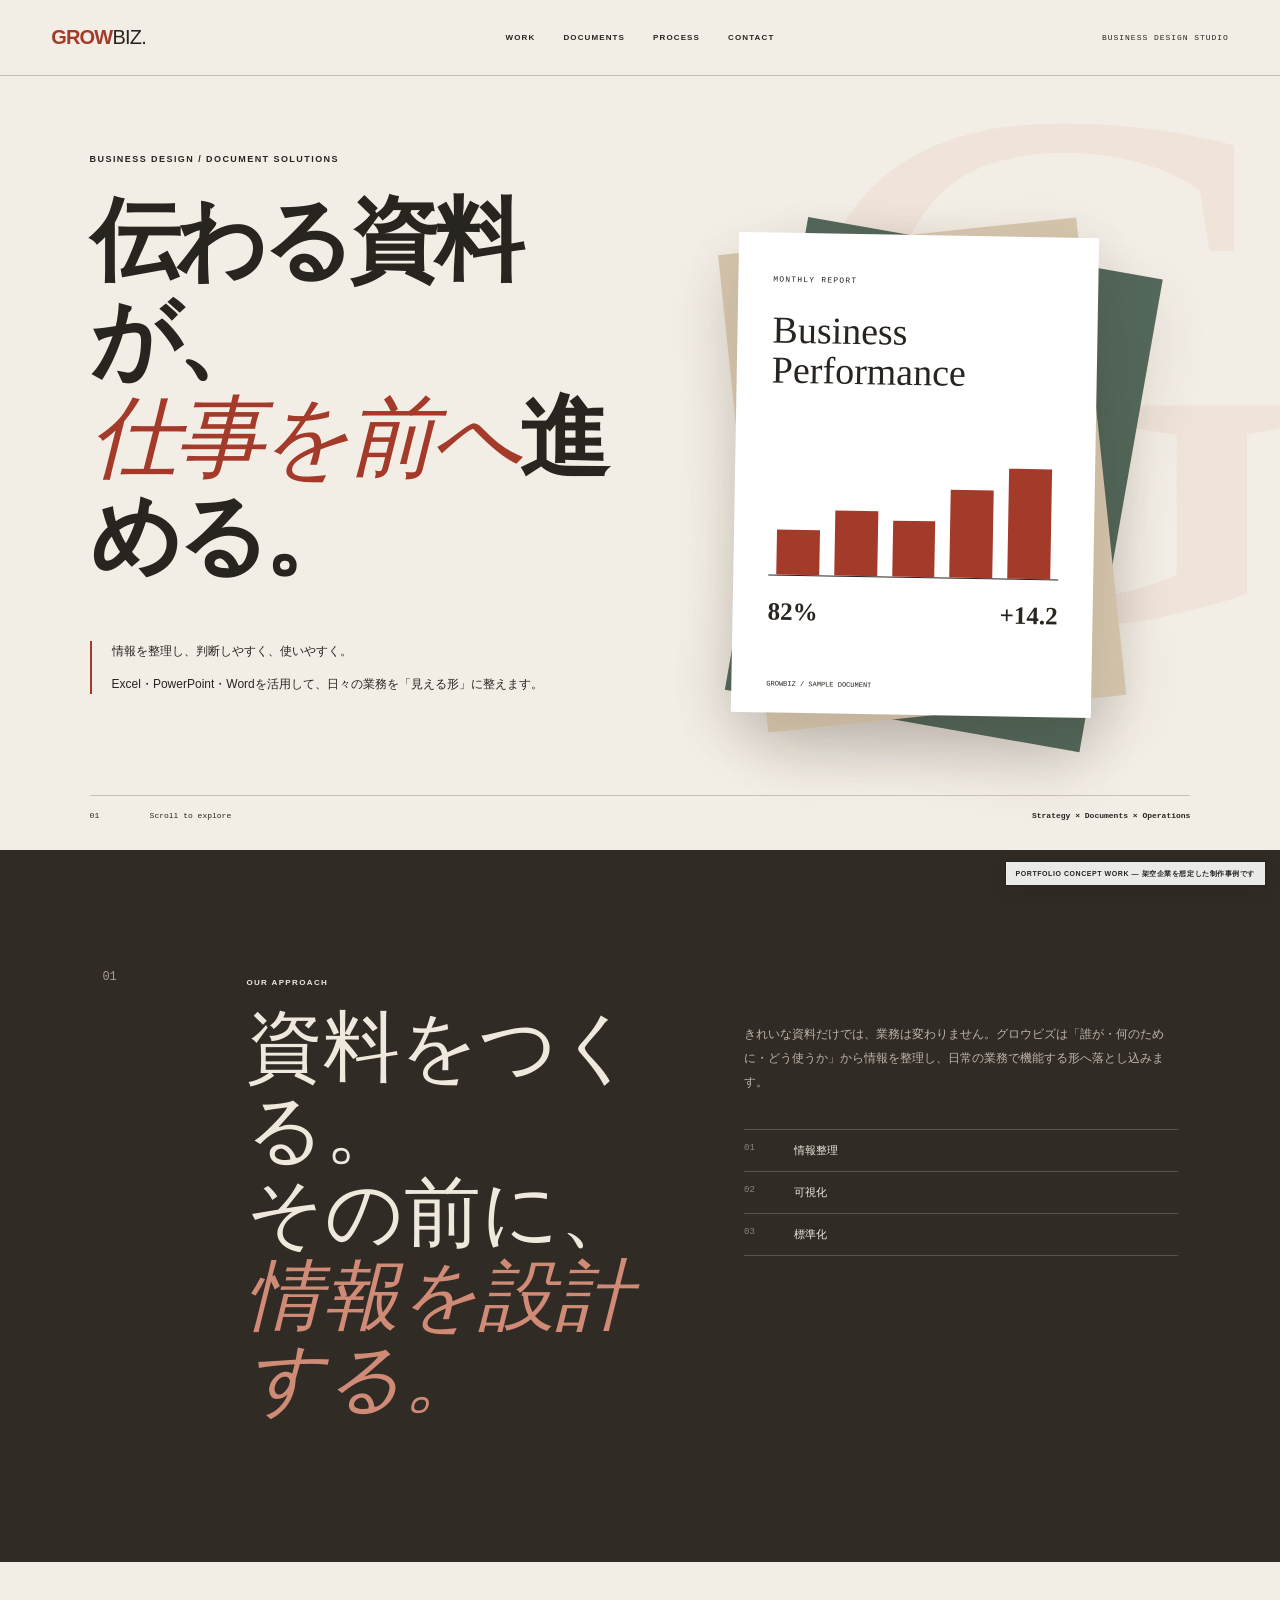
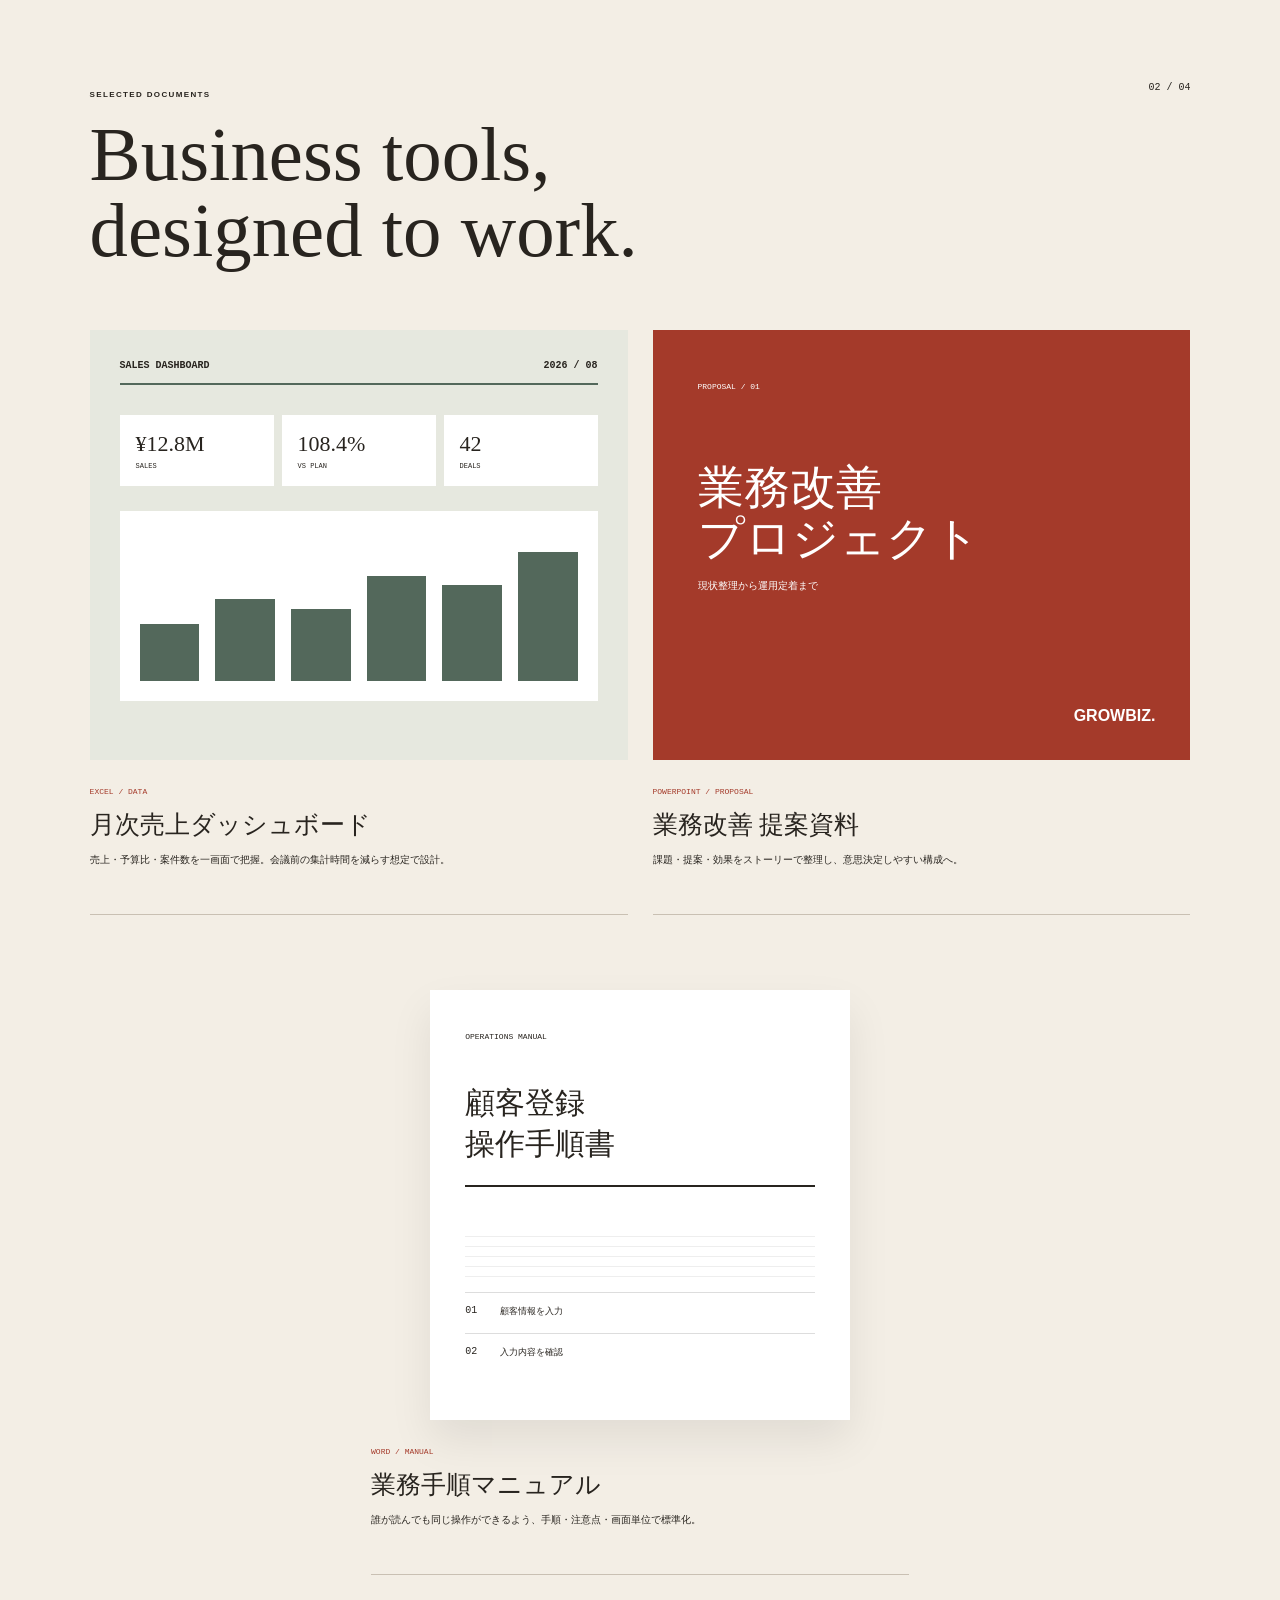
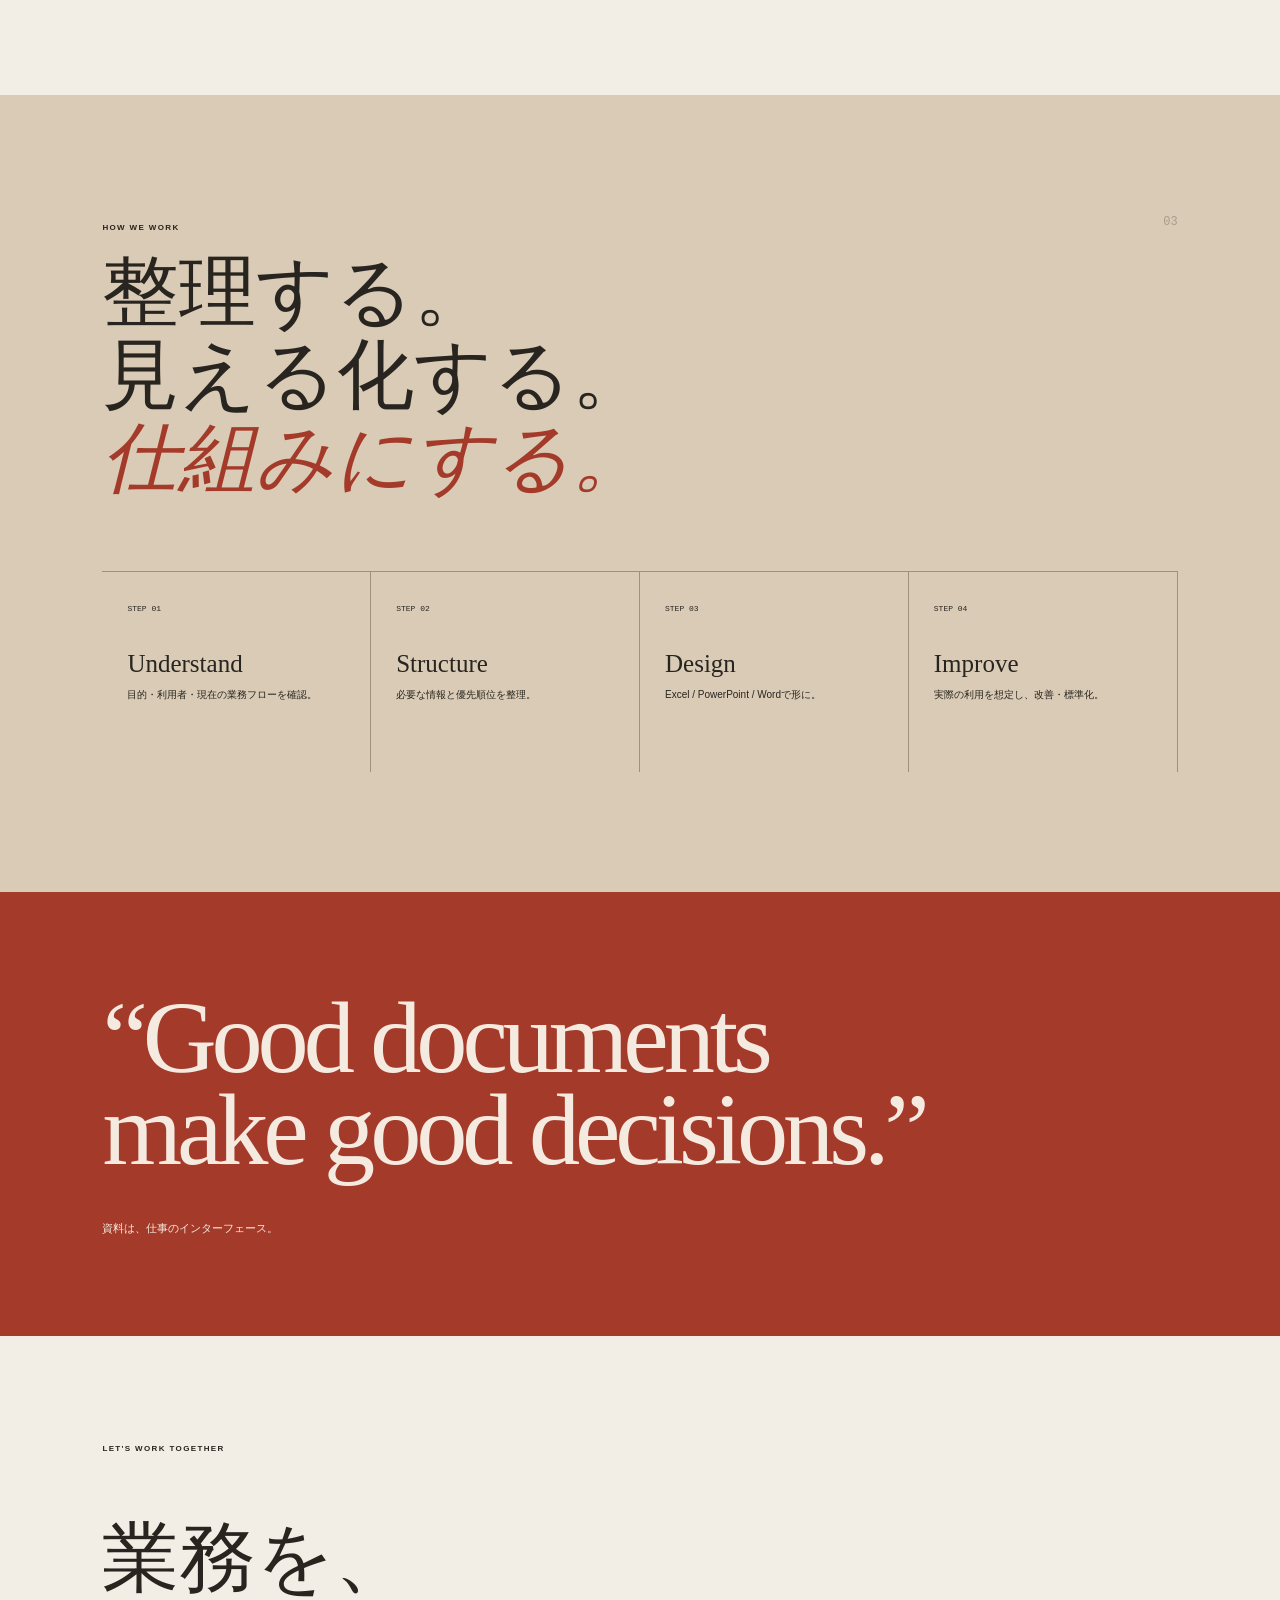
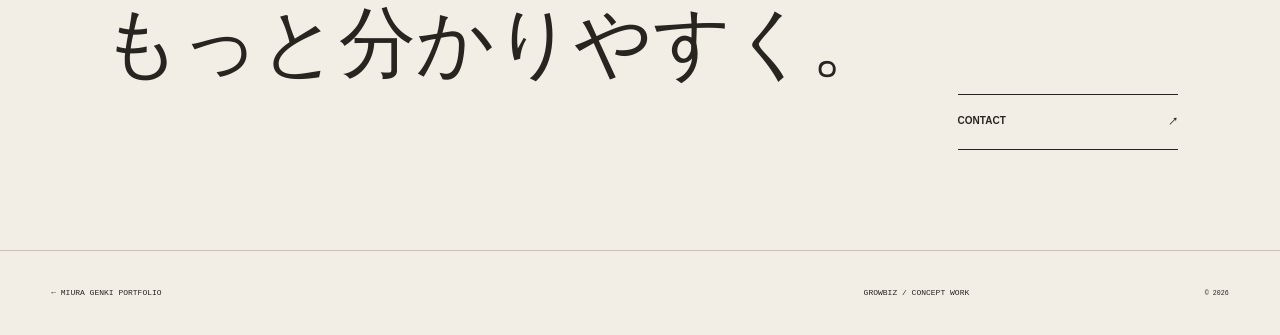
<file: growbiz.html>
<!doctype html><html lang="ja"><head><meta charset="utf-8"><meta name="viewport" content="width=device-width,initial-scale=1,viewport-fit=cover"><meta name="description" content="株式会社グロウビズを想定した業務資料・業務改善のコンセプトワーク。"><title>GROWBIZ — Business Design</title><link rel="stylesheet" href="growbiz.css"><meta name="robots" content="index,follow">
<meta property="og:type" content="website"><meta property="og:title" content="GROWBIZ — Business Design">
<meta property="og:description" content="株式会社グロウビズを想定した業務資料・業務改善のコンセプトワーク。">
<link rel="icon" href="favicon.svg" type="image/svg+xml"></head>
<body><div class="concept-note">PORTFOLIO CONCEPT WORK — 架空企業を想定した制作事例です</div>
<header><a class="logo" href="#top"><b>GROW</b>BIZ.</a><nav><a href="#work">WORK</a><a href="#documents">DOCUMENTS</a><a href="#process">PROCESS</a><a href="#contact">CONTACT</a></nav><span>BUSINESS DESIGN STUDIO</span></header>
<main id="top">
<section class="hero"><div class="hero-copy"><p>BUSINESS DESIGN / DOCUMENT SOLUTIONS</p><h1>伝わる資料が、<br><em>仕事を前へ</em>進める。</h1><div class="lead"><p>情報を整理し、判断しやすく、使いやすく。</p><p>Excel・PowerPoint・Wordを活用して、日々の業務を「見える形」に整えます。</p></div></div>
<div class="paper-stack"><div class="paper p3"></div><div class="paper p2"></div><div class="paper p1"><span>MONTHLY REPORT</span><h3>Business<br>Performance</h3><div class="chart"><i></i><i></i><i></i><i></i><i></i></div><div class="paper-row"><b>82%</b><b>+14.2</b></div><small>GROWBIZ / SAMPLE DOCUMENT</small></div></div>
<div class="hero-foot"><span>01</span><p>Scroll to explore</p><b>Strategy × Documents × Operations</b></div></section>

<section id="work" class="intro"><div class="number">01</div><div><p class="label">OUR APPROACH</p><h2>資料をつくる。<br>その前に、<br><i>情報を設計する。</i></h2></div><div class="intro-copy"><p>きれいな資料だけでは、業務は変わりません。グロウビズは「誰が・何のために・どう使うか」から情報を整理し、日常の業務で機能する形へ落とし込みます。</p><dl><div><dt>01</dt><dd>情報整理</dd></div><div><dt>02</dt><dd>可視化</dd></div><div><dt>03</dt><dd>標準化</dd></div></dl></div></section>

<section id="documents" class="documents"><div class="section-head"><div><p class="label">SELECTED DOCUMENTS</p><h2>Business tools,<br>designed to work.</h2></div><span>02 / 04</span></div>
<div class="doc-grid">
<article class="excel"><div class="mock sheet"><div class="sheet-head">SALES DASHBOARD <span>2026 / 08</span></div><div class="kpis"><b>¥12.8M<small>SALES</small></b><b>108.4%<small>VS PLAN</small></b><b>42<small>DEALS</small></b></div><div class="bars"><i style="height:38%"></i><i style="height:55%"></i><i style="height:48%"></i><i style="height:70%"></i><i style="height:64%"></i><i style="height:86%"></i></div></div><div class="doc-info"><span>EXCEL / DATA</span><h3>月次売上ダッシュボード</h3><p>売上・予算比・案件数を一画面で把握。会議前の集計時間を減らす想定で設計。</p></div></article>
<article class="ppt"><div class="mock slide"><span>PROPOSAL / 01</span><h4>業務改善<br>プロジェクト</h4><p>現状整理から運用定着まで</p><b>GROWBIZ.</b></div><div class="doc-info"><span>POWERPOINT / PROPOSAL</span><h3>業務改善 提案資料</h3><p>課題・提案・効果をストーリーで整理し、意思決定しやすい構成へ。</p></div></article>
<article class="word"><div class="mock manual"><b>OPERATIONS MANUAL</b><h4>顧客登録<br>操作手順書</h4><div class="manual-lines"></div><div class="step"><span>01</span><p>顧客情報を入力</p></div><div class="step"><span>02</span><p>入力内容を確認</p></div></div><div class="doc-info"><span>WORD / MANUAL</span><h3>業務手順マニュアル</h3><p>誰が読んでも同じ操作ができるよう、手順・注意点・画面単位で標準化。</p></div></article>
</div></section>

<section id="process" class="process"><div class="number">03</div><p class="label">HOW WE WORK</p><h2>整理する。<br>見える化する。<br><em>仕組みにする。</em></h2><div class="process-list"><article><span>STEP 01</span><h3>Understand</h3><p>目的・利用者・現在の業務フローを確認。</p></article><article><span>STEP 02</span><h3>Structure</h3><p>必要な情報と優先順位を整理。</p></article><article><span>STEP 03</span><h3>Design</h3><p>Excel / PowerPoint / Wordで形に。</p></article><article><span>STEP 04</span><h3>Improve</h3><p>実際の利用を想定し、改善・標準化。</p></article></div></section>
<section class="quote"><p>“Good documents<br>make good decisions.”</p><span>資料は、仕事のインターフェース。</span></section>
<section id="contact" class="contact"><div><p class="label">LET'S WORK TOGETHER</p><h2>業務を、<br>もっと分かりやすく。</h2></div><a href="mailto:gennana8924@icloud.com">CONTACT <b>↗</b></a></section>
</main><footer><a href="index.html#works">← MIURA GENKI PORTFOLIO</a><span>GROWBIZ / CONCEPT WORK</span><small>© 2026</small></footer>
</body></html>
</file>
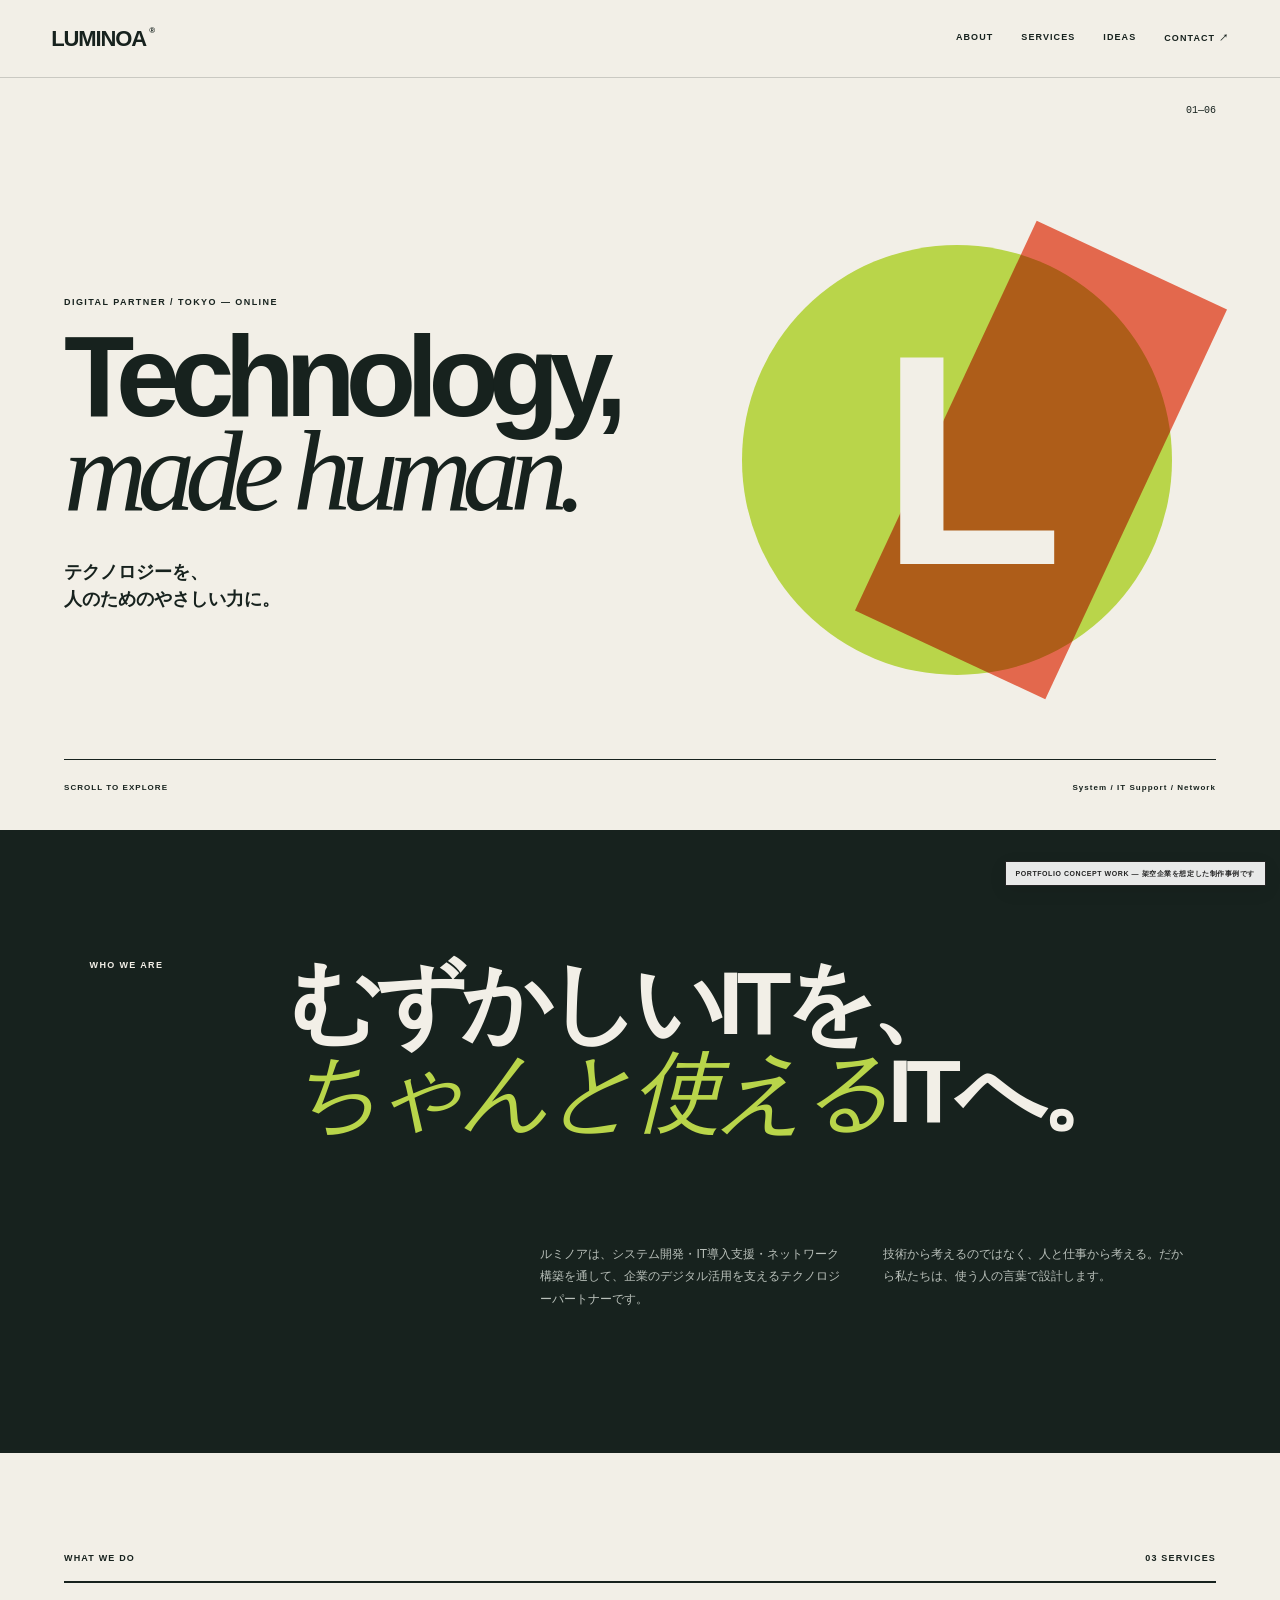
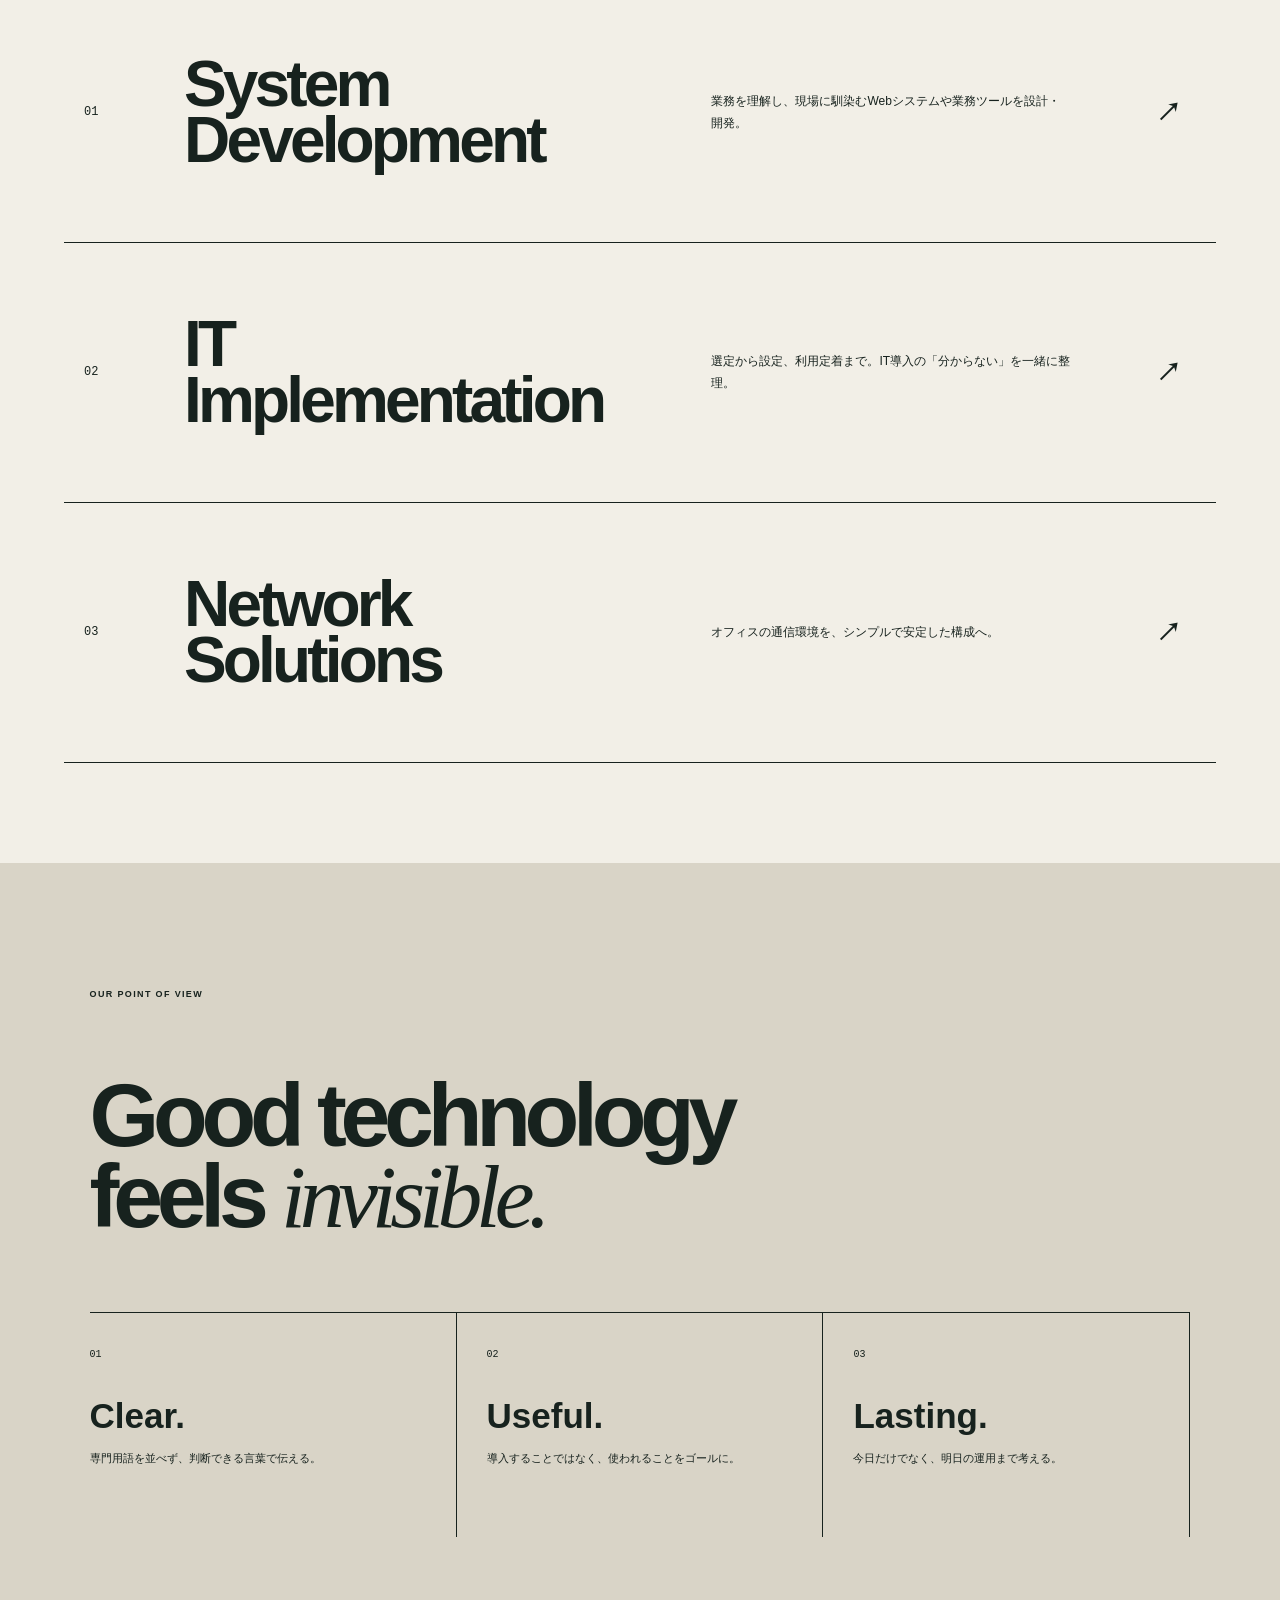
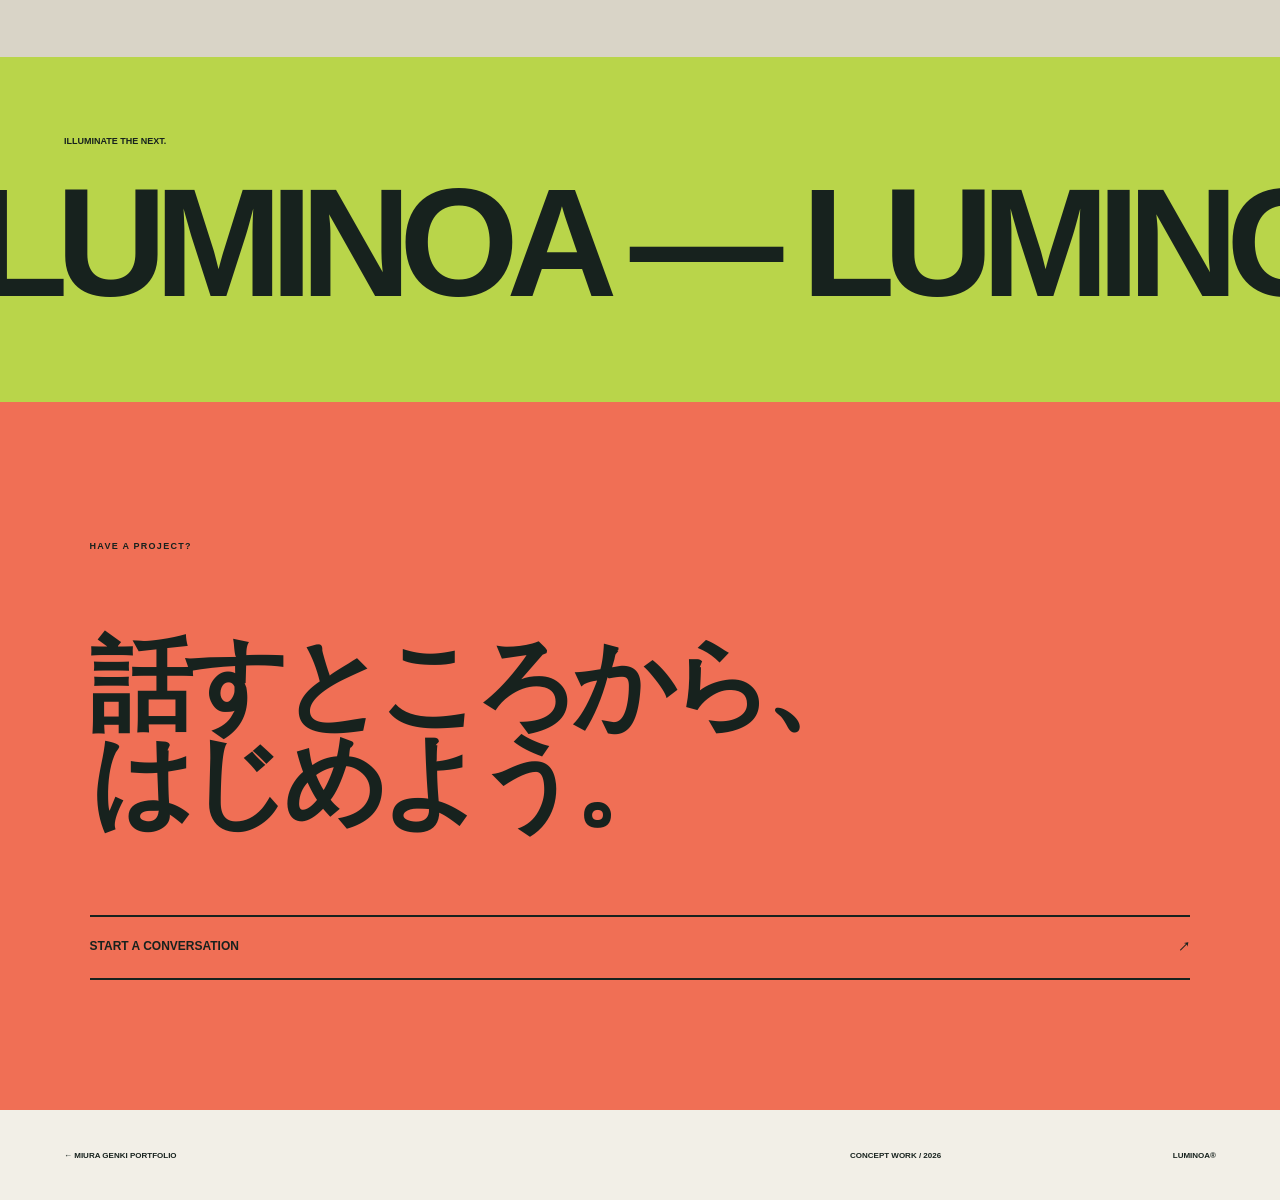
<file: luminoa.html>
<!doctype html>
<html lang="ja">
<head>
<meta charset="utf-8"><meta name="viewport" content="width=device-width,initial-scale=1,viewport-fit=cover">
<meta name="description" content="株式会社ルミノアを想定したコーポレートWebサイトのコンセプトワーク。">
<title>LUMINOA — Technology with Humanity</title><link rel="stylesheet" href="luminoa.css">
<meta name="robots" content="index,follow">
<meta property="og:type" content="website"><meta property="og:title" content="LUMINOA — Technology with Humanity">
<meta property="og:description" content="株式会社ルミノアを想定したコーポレートWebサイトのコンセプトワーク。">
<link rel="icon" href="favicon.svg" type="image/svg+xml"></head>
<body><div class="concept-note">PORTFOLIO CONCEPT WORK — 架空企業を想定した制作事例です</div>
<header>
<a class="logo" href="#top">LUMINOA<span>®</span></a>
<nav><a href="#about">ABOUT</a><a href="#services">SERVICES</a><a href="#ideas">IDEAS</a><a href="#contact">CONTACT ↗</a></nav>
<button id="menu">MENU</button>
</header>
<main id="top">
<section class="hero">
<div class="hero-no">01—06</div>
<div class="hero-copy"><p>DIGITAL PARTNER / TOKYO — ONLINE</p><h1>Technology,<br><i>made human.</i></h1><p class="jp">テクノロジーを、<br>人のためのやさしい力に。</p></div>
<div class="shape"><div class="orb"></div><div class="cut"></div><span>L</span></div>
<div class="hero-bottom"><p>SCROLL TO EXPLORE</p><p>System / IT Support / Network</p></div>
</section>
<section id="about" class="manifesto">
<div class="tag">WHO WE ARE</div>
<h2>むずかしいITを、<br><em>ちゃんと使える</em>ITへ。</h2>
<div class="manifesto-text"><p>ルミノアは、システム開発・IT導入支援・ネットワーク構築を通して、企業のデジタル活用を支えるテクノロジーパートナーです。</p><p>技術から考えるのではなく、人と仕事から考える。だから私たちは、使う人の言葉で設計します。</p></div>
</section>
<section id="services" class="services">
<div class="section-top"><span>WHAT WE DO</span><b>03 SERVICES</b></div>
<a class="service" href="#"><span>01</span><h3>System<br>Development</h3><p>業務を理解し、現場に馴染むWebシステムや業務ツールを設計・開発。</p><b>↗</b></a>
<a class="service coral" href="#"><span>02</span><h3>IT<br>Implementation</h3><p>選定から設定、利用定着まで。IT導入の「分からない」を一緒に整理。</p><b>↗</b></a>
<a class="service blue" href="#"><span>03</span><h3>Network<br>Solutions</h3><p>オフィスの通信環境を、シンプルで安定した構成へ。</p><b>↗</b></a>
</section>
<section id="ideas" class="ideas">
<div class="idea-title"><span>OUR POINT OF VIEW</span><h2>Good technology<br>feels <i>invisible.</i></h2></div>
<div class="idea-grid">
<article><b>01</b><h3>Clear.</h3><p>専門用語を並べず、判断できる言葉で伝える。</p></article>
<article><b>02</b><h3>Useful.</h3><p>導入することではなく、使われることをゴールに。</p></article>
<article><b>03</b><h3>Lasting.</h3><p>今日だけでなく、明日の運用まで考える。</p></article>
</div>
</section>
<section class="statement"><p>ILLUMINATE THE NEXT.</p><div class="ticker">LUMINOA — LUMINOA — LUMINOA —</div></section>
<section id="contact" class="contact"><p>HAVE A PROJECT?</p><h2>話すところから、<br>はじめよう。</h2><a href="mailto:gennana8924@icloud.com">START A CONVERSATION <span>↗</span></a></section>
</main>
<footer><a href="index.html#works">← MIURA GENKI PORTFOLIO</a><span>CONCEPT WORK / 2026</span><b>LUMINOA®</b></footer>
<script src="luminoa.js"></script>
</body></html>
</file>
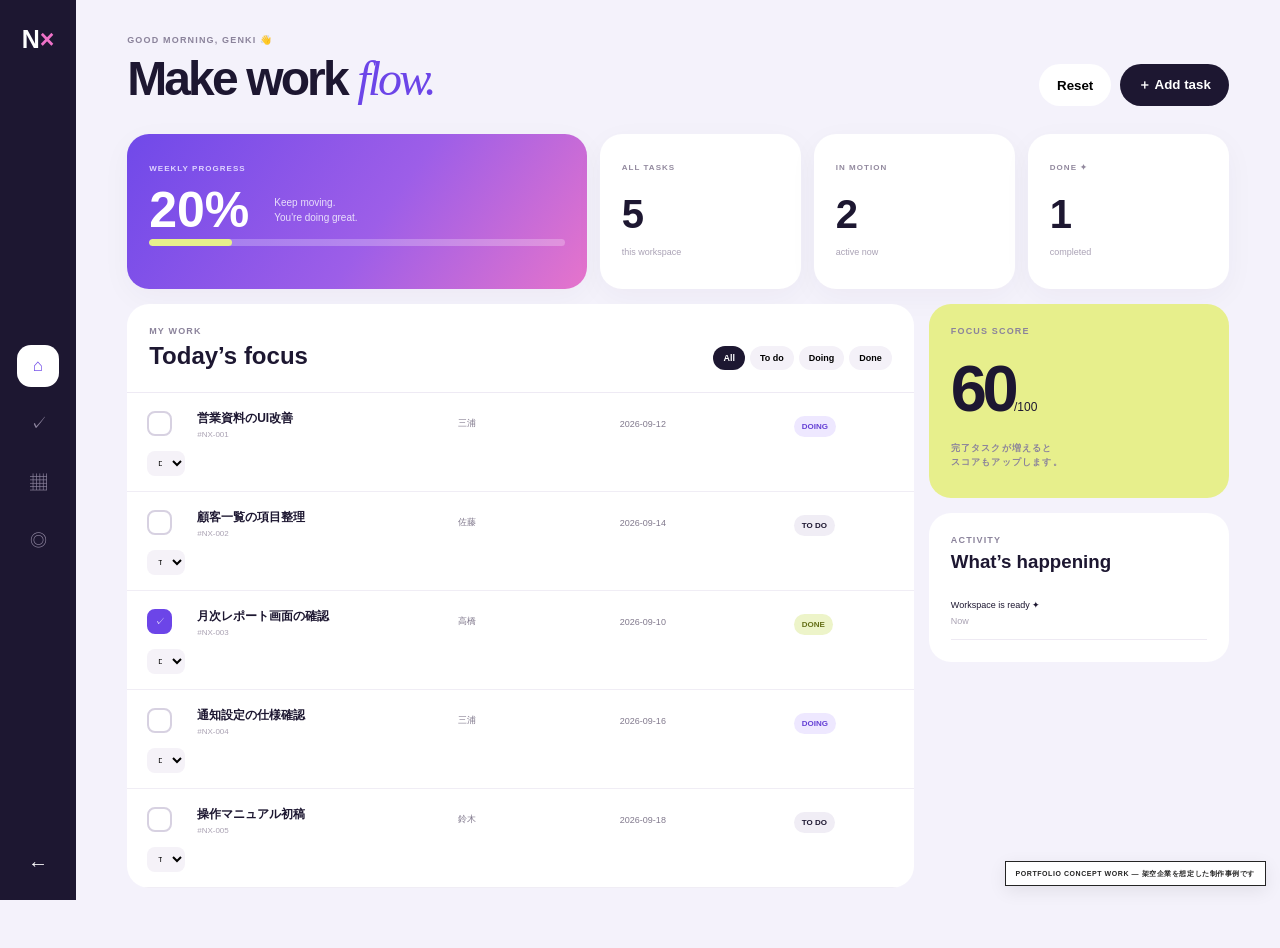
<file: nextera.html>
<!doctype html><html lang="ja"><head><meta charset="utf-8"><meta name="viewport" content="width=device-width,initial-scale=1,viewport-fit=cover"><title>NEXTERA FLOW — Work OS</title><meta name="description" content="株式会社ネクステラを想定した操作可能な業務管理Webアプリのコンセプトワーク。"><link rel="stylesheet" href="nextera.css"><meta name="robots" content="index,follow">
<meta property="og:type" content="website"><meta property="og:title" content="NEXTERA FLOW — Work OS">
<meta property="og:description" content="株式会社ネクステラを想定した操作可能な業務管理Webアプリのコンセプトワーク。">
<link rel="icon" href="favicon.svg" type="image/svg+xml"></head>
<body><div class="concept-note">PORTFOLIO CONCEPT WORK — 架空企業を想定した制作事例です</div>
<div class="shell">
<aside><a class="nlogo" href="#">N<span>×</span></a><nav><button class="active">⌂</button><button>✓</button><button>▦</button><button>◎</button></nav><a class="back" href="index.html#works">←</a></aside>
<main>
<header><div><p>GOOD MORNING, GENKI 👋</p><h1>Make work <i>flow.</i></h1></div><div class="head-actions"><button id="resetBtn">Reset</button><button id="openModalBtn" class="new">＋ Add task</button></div></header>
<section class="summary">
<article class="hero-card"><p>WEEKLY PROGRESS</p><div><strong id="completionRate">0%</strong><span>Keep moving.<br>You're doing great.</span></div><div class="bar"><i id="progressBar"></i></div></article>
<article><span>ALL TASKS</span><strong id="totalCount">0</strong><small>this workspace</small></article>
<article><span>IN MOTION</span><strong id="progressCount">0</strong><small>active now</small></article>
<article><span>DONE ✦</span><strong id="doneCount">0</strong><small>completed</small></article>
</section>
<section class="workspace">
<div class="board">
<div class="board-head"><div><p>MY WORK</p><h2>Today’s focus</h2></div><div class="filters"><button class="filter active" data-filter="all">All</button><button class="filter" data-filter="todo">To do</button><button class="filter" data-filter="progress">Doing</button><button class="filter" data-filter="done">Done</button></div></div>
<div id="taskList"></div>
</div>
<div class="right">
<section class="focus"><p>FOCUS SCORE</p><div class="score"><b id="score">00</b><span>/100</span></div><p class="hint">完了タスクが増えると<br>スコアもアップします。</p></section>
<section class="activity"><p>ACTIVITY</p><h3>What’s happening</h3><ul id="activityList"></ul></section>
</div>
</section>
</main></div>
<div class="modal" id="taskModal"><form id="taskForm"><div class="modal-top"><div><p>NEW ITEM</p><h2>Add a task ✦</h2></div><button type="button" id="closeModalBtn">×</button></div><label>What needs to be done?<input id="taskTitle" required maxlength="60" placeholder="Task title"></label><div class="form-row"><label>Owner<input id="taskOwner" required placeholder="Name"></label><label>Due<input id="taskDue" type="date" required></label></div><label>Status<select id="taskStatus"><option value="todo">To do</option><option value="progress">Doing</option><option value="done">Done</option></select></label><button class="submit">Create task →</button></form></div>
<script src="nextera.js"></script></body></html>
</file>
<file: style.css>
*{box-sizing:border-box}html{scroll-behavior:smooth}body{margin:0;color:#142c45;font-family:-apple-system,BlinkMacSystemFont,"Segoe UI","Noto Sans JP",sans-serif;line-height:1.9}a{text-decoration:none;color:inherit}header{height:74px;padding:0 6vw;display:flex;align-items:center;justify-content:space-between;position:sticky;top:0;background:#fffffff2;backdrop-filter:blur(10px);z-index:5;border-bottom:1px solid #e5ebef}.brand{display:flex;flex-direction:column}.brand b{letter-spacing:.2em}.brand small{font-size:7px;letter-spacing:.18em;color:#8795a2}nav{display:flex;gap:18px;font-size:10px;font-weight:800}#menu{display:none;border:0;background:none;font-size:22px}.hero{min-height:670px;padding:90px 8vw;display:flex;align-items:center;position:relative;background:radial-gradient(circle at 18% 42%,#fff0d5,transparent 25%),linear-gradient(120deg,#f6f8fa,#dce6ee 55%,#8ca4b8)}.hero h1{font:500 clamp(52px,7vw,94px)/1.2 Georgia,"Yu Mincho",serif;margin:10px 0 25px}.hero i{position:absolute;right:8vw;bottom:13%;font:italic 38px/1.2 Georgia;color:white;transform:rotate(-6deg)}.label{font-size:11px;font-weight:800;letter-spacing:.2em}.btn{display:inline-block;margin-top:20px;background:#163651;color:white;border:1px solid #163651;padding:11px 20px;font-size:13px;font-weight:700}.section{padding:85px 8vw}.soft{background:#f5f7f9}.cols{display:grid;grid-template-columns:.7fr 1.5fr;gap:8vw;max-width:1200px;margin:auto}.title span{font:56px Georgia;color:#d5dee6}.title p{font-size:11px;font-weight:800;letter-spacing:.2em;margin:0}.title h2{margin:0}.name{font-size:30px;margin:0}.center{text-align:center}.center h2{margin:0}.timeline{max-width:900px;margin:45px auto}.timeline article{display:grid;grid-template-columns:180px 1fr;gap:35px;padding:25px 0;border-top:1px solid #d5dde4}.timeline h3,.timeline p{margin:0}.timeline p{font-size:14px;color:#526171}.grid{display:grid;max-width:1100px;margin:45px auto 0}.four{grid-template-columns:repeat(4,1fr)}.grid article{padding:28px;border-right:1px solid #d7dfe6}.grid article:last-child{border:0}.grid article>b{color:#8798a8;letter-spacing:.1em}.grid p{font-size:13px;color:#526171}.works-grid{display:grid;grid-template-columns:repeat(2,minmax(0,1fr));gap:28px;max-width:1100px;margin:50px auto 0}.work-card{background:white;border:1px solid #dce3e9}.work-thumb{height:260px;display:grid;place-items:center;overflow:hidden}.company{background:linear-gradient(135deg,#dfe8ef,#7d97ab)}.fake-brand{font:38px/1.1 Georgia;color:white;letter-spacing:.12em;text-align:center}.fake-brand span{font:10px sans-serif;letter-spacing:.25em}.app{background:#e9eef2}.app-window{width:82%;background:white;border:1px solid #ccd6de;box-shadow:0 15px 30px #cdd5dc}.app-head{padding:12px 15px;background:#173552;color:white;font-size:12px;font-weight:800;letter-spacing:.12em}.app-row{display:flex;justify-content:space-between;padding:13px 15px;border-bottom:1px solid #edf1f4;font-size:12px}.app-row b{font-size:10px}.network{background:linear-gradient(135deg,#edf2f5,#cfdce5)}.diagram{position:relative;width:85%;height:190px}.node{position:absolute;background:white;border:1px solid #8fa3b4;padding:10px 15px;font-size:11px;text-align:center}.internet{top:0;left:40%}.router{top:70px;left:40%}.pc1{bottom:0;left:5%}.pc2{bottom:0;left:38%}.pc3{bottom:0;right:5%}.diagram:before{content:"";position:absolute;left:50%;top:40px;width:1px;height:90px;background:#91a4b4}.diagram:after{content:"";position:absolute;left:15%;right:15%;top:130px;height:1px;background:#91a4b4}.docs{background:#eef2f5}.doc-stack{display:flex;gap:12px;align-items:flex-end}.sheet{width:105px;height:145px;background:white;border:1px solid #cbd5dd;padding:20px 10px;font-weight:700;font-size:13px;box-shadow:0 8px 20px #d2d9df}.sheet:nth-child(2){height:165px}.sheet small{font-weight:400;color:#73818e}.work-body{padding:28px}.tag{font-size:10px;letter-spacing:.16em;font-weight:800;color:#738595}.work-body h3{font-size:22px;margin:6px 0 10px}.work-body p{font-size:13px;color:#526171}.pills{display:flex;flex-wrap:wrap;gap:6px;margin-top:15px}.pills span{border:1px solid #ccd5dd;padding:4px 8px;font-size:10px}.related{margin-top:18px!important;color:#7d8c99!important;font-size:11px!important}.future{text-align:center;color:#788795;font-size:12px;margin-top:40px}.dark{background:#102a44;color:white}.cert{grid-template-columns:repeat(2,1fr);gap:15px}.cert article{border:1px solid #53687c}.cert h3{font:24px/1.5 Georgia,"Yu Mincho",serif}.note{text-align:center;color:#a9b7c3;font-size:11px}.values small{display:block;color:#8795a2}.vision{text-align:center;max-width:850px;margin:65px auto 0;padding:40px;border-top:1px solid #d5dde4;border-bottom:1px solid #d5dde4}.vision h2{font:30px/1.7 Georgia,"Yu Mincho",serif}.contact{background:#0b2035;color:white;padding:65px 8vw;display:flex;align-items:center;justify-content:space-between}.outline{background:transparent;border-color:#8fa0b0}.contact h2{margin:0}footer{background:#071829;color:#bdc7d0;padding:25px 7vw;display:flex;justify-content:space-between;font-size:10px}footer b{color:white;letter-spacing:.18em}@media(max-width:900px){#menu{display:block}nav{display:none;position:absolute;top:74px;left:0;right:0;background:white;padding:20px 7vw;flex-direction:column}nav.open{display:flex}.cols{grid-template-columns:1fr}.four{grid-template-columns:1fr 1fr}.works-grid{grid-template-columns:1fr}.hero i{font-size:27px}.contact{flex-direction:column;align-items:flex-start}}@media(max-width:560px){.section{padding:60px 6vw}.hero{padding:80px 6vw}.hero h1{font-size:48px}.timeline article{grid-template-columns:1fr;gap:5px}.four,.cert{grid-template-columns:1fr}.grid article{border-right:0;border-bottom:1px solid #d7dfe6}.work-thumb{height:220px}.sheet{width:82px;height:125px}.sheet:nth-child(2){height:145px}.vision{padding:30px 5px}.vision h2{font-size:24px}footer{flex-direction:column;gap:8px}}

/* Certification cards: keep the border on every card, including the last one. */
.cert article,
.cert article:last-child {
  border: 1px solid #53687c;
}


/* ===== v12: Services ===== */
.services-section .lead,
.learning-section .lead {
  max-width: 760px;
}

.service-grid {
  display: grid;
  grid-template-columns: repeat(2, minmax(0, 1fr));
  gap: 20px;
  margin-top: 30px;
}

.service-card {
  position: relative;
  padding: 28px;
  border: 1px solid rgba(83, 104, 124, .55);
  border-radius: 18px;
  background: rgba(255,255,255,.02);
  transition: transform .25s ease, border-color .25s ease, background .25s ease;
}

.service-card:hover {
  transform: translateY(-4px);
  border-color: rgba(255,255,255,.55);
  background: rgba(255,255,255,.04);
}

.service-no {
  display: inline-block;
  margin-bottom: 18px;
  font-size: 12px;
  letter-spacing: .16em;
  opacity: .55;
}

.service-card h3 {
  margin: 0 0 6px;
  font-size: 20px;
  letter-spacing: .04em;
}

.service-ja {
  margin: 0 0 14px;
  font-weight: 700;
  font-size: 15px;
}

.service-card p:last-child {
  margin-bottom: 0;
  line-height: 1.85;
  opacity: .82;
}

/* ===== v12: Currently Learning ===== */
.learning-grid {
  display: grid;
  grid-template-columns: repeat(3, minmax(0, 1fr));
  gap: 18px;
  margin-top: 30px;
}

.learning-card {
  padding: 24px;
  border-top: 1px solid rgba(255,255,255,.55);
  border-bottom: 1px solid rgba(83, 104, 124, .45);
}

.learning-card > span {
  display: block;
  margin-bottom: 20px;
  font-size: 12px;
  letter-spacing: .16em;
  opacity: .5;
}

.learning-card h3 {
  margin: 0 0 12px;
  font-size: 19px;
}

.learning-card p {
  margin: 0;
  line-height: 1.8;
  opacity: .8;
}

@media (max-width: 820px) {
  .service-grid,
  .learning-grid {
    grid-template-columns: 1fr;
  }
}

/* v13: SERVICES card border normalization */
.service-grid .service-card,
.service-grid .service-card:nth-child(2),
.service-grid .service-card:last-child {
  border: 1px solid rgba(83, 104, 124, .55) !important;
  border-radius: 18px;
}


/* ===== v14: Online availability ===== */
.online-badge {
  display: inline-flex;
  align-items: center;
  gap: 8px;
  margin: 18px 0 0;
  padding: 8px 14px;
  border: 1px solid rgba(255,255,255,.28);
  border-radius: 999px;
  font-size: 13px;
  font-weight: 700;
  letter-spacing: .08em;
  background: rgba(255,255,255,.04);
}

.online-badge::before {
  content: "●";
  font-size: 8px;
  opacity: .75;
}

.contact-online {
  margin: 0 0 18px;
  font-weight: 700;
  letter-spacing: .03em;
}

/* ===== v14: Strengths ===== */
.strength-grid {
  display: grid;
  grid-template-columns: repeat(3, minmax(0, 1fr));
  gap: 18px;
  margin-top: 30px;
}

.strength-card {
  position: relative;
  padding: 28px;
  border: 1px solid rgba(83, 104, 124, .55) !important;
  border-radius: 18px;
  background: rgba(255,255,255,.02);
  transition: transform .25s ease, border-color .25s ease, background .25s ease;
}

.strength-card:hover {
  transform: translateY(-4px);
  border-color: rgba(255,255,255,.55) !important;
  background: rgba(255,255,255,.04);
}

.strength-no {
  display: inline-block;
  margin-bottom: 18px;
  font-size: 12px;
  letter-spacing: .16em;
  opacity: .55;
}

.strength-card h3 {
  margin: 0 0 6px;
  font-size: 20px;
  letter-spacing: .04em;
}

.strength-ja {
  margin: 0 0 14px;
  font-weight: 700;
  font-size: 15px;
}

.strength-card p:last-child {
  margin-bottom: 0;
  line-height: 1.85;
  opacity: .82;
}

@media (max-width: 820px) {
  .strength-grid {
    grid-template-columns: 1fr;
  }
}

/* ===== v16: WORKS detail link ===== */
.work-link{
  display:inline-flex;
  align-items:center;
  gap:12px;
  margin-top:18px;
  padding:10px 15px;
  border:1px solid #163651;
  color:#163651;
  font-size:12px;
  font-weight:800;
  letter-spacing:.08em;
  transition:.25s ease;
}
.work-link:hover{
  background:#163651;
  color:#fff;
}
.work-link span{transition:transform .25s ease}
.work-link:hover span{transform:translateX(4px)}


/* =========================================================
   v25 — CLEAN MOBILE RULESET
   Consolidated after checking the actual hero CSS.
   ========================================================= */
.hero-line { display: inline; }

@media (max-width: 720px) {
  html, body { overflow-x: hidden; }

  .hero {
    min-height: auto;
    padding: 80px 6vw;
  }

  /* The direct hero content is a flex item; explicitly give it the full width. */
  .hero > div:first-child {
    width: 100%;
    min-width: 0;
    flex: 1 1 100%;
  }

  .hero h1 {
    margin: 14px 0 28px;
    width: 100%;
    max-width: 100%;
    font-size: clamp(30px, 9.2vw, 42px);
    line-height: 1.15;
    letter-spacing: -0.06em;
    white-space: normal;
  }

  .hero h1 .hero-line {
    display: block;
    width: 100%;
    white-space: nowrap;
  }

  .hero h1 .hero-line-2 {
    font-size: 1em;
    letter-spacing: -0.075em;
  }

  .hero > div:first-child > p:not(.label) {
    font-size: clamp(15px, 4.05vw, 17px);
    line-height: 1.9;
  }

  .hero i {
    right: 7vw;
    bottom: 8%;
    font-size: clamp(28px, 8vw, 38px);
    opacity: .88;
  }

  .mobile-hide-online {
    display: none !important;
  }

  .grid,
  .works-grid,
  .service-grid,
  .strength-grid,
  .cert-grid {
    grid-template-columns: 1fr !important;
  }

  img, svg { max-width: 100%; }
}

@media (max-width: 390px) {
  .hero h1 {
    font-size: clamp(29px, 9vw, 36px);
  }
}
</file>
<file: arcnet.css>
:root{--black:#0b0e10;--panel:#111619;--panel2:#151c20;--line:#293238;--lime:#b7e43a;--text:#e7ecef;--muted:#8c9aa2;--white:#fff}
*{box-sizing:border-box}
html{scroll-behavior:smooth}
body{margin:0;background:var(--black);color:var(--text);font-family:"Segoe UI","Noto Sans JP",sans-serif;line-height:1.7}
a{color:inherit;text-decoration:none}button{font:inherit}
.arc-header{height:72px;position:fixed;z-index:30;inset:0 0 auto;display:grid;grid-template-columns:1fr auto 1fr;align-items:center;padding:0 4vw;background:rgba(11,14,16,.93);border-bottom:1px solid var(--line);backdrop-filter:blur(12px)}
.arc-brand{display:flex;align-items:center;gap:10px}.mark{width:34px;height:34px;border:1px solid var(--lime);display:grid;place-items:center;color:var(--lime);font:bold 18px monospace}
.arc-brand>span:last-child{display:flex;flex-direction:column}.arc-brand b{font:700 14px monospace;letter-spacing:.15em}.arc-brand small{font:7px monospace;letter-spacing:.18em;color:#74828a}
.arc-header nav{display:flex;gap:25px;font:700 9px monospace;letter-spacing:.1em;color:#9aa6ad}.arc-header nav a:hover{color:var(--lime)}
.status{justify-self:end;font:700 8px monospace;letter-spacing:.1em;color:#8f9da5}.status i{display:inline-block;width:7px;height:7px;background:var(--lime);border-radius:50%;margin-right:7px;box-shadow:0 0 12px var(--lime)}
.hero{min-height:800px;padding:145px 7vw 0;position:relative;overflow:hidden;display:grid;grid-template-columns:1.1fr .9fr;gap:7vw;background:radial-gradient(circle at 72% 35%,#1b292e 0,#0b0e10 42%)}
.hero-grid-bg{position:absolute;inset:0;background-image:linear-gradient(rgba(183,228,58,.035) 1px,transparent 1px),linear-gradient(90deg,rgba(183,228,58,.035) 1px,transparent 1px);background-size:42px 42px;mask-image:linear-gradient(to bottom,#000,transparent 80%)}
.hero-copy{position:relative;z-index:2}.eyebrow,.mini{font:700 9px monospace;letter-spacing:.18em;color:var(--lime)}
.hero h1{margin:20px 0 28px;font-size:clamp(45px,5.5vw,76px);line-height:1.2;letter-spacing:-.05em}.hero h1 span{color:var(--lime)}
.hero-copy>p:not(.eyebrow){color:#9aa7ae;font-size:13px}.hero-copy>a{display:inline-flex;gap:28px;margin-top:25px;padding:12px 15px;border:1px solid #526068;font:700 9px monospace;letter-spacing:.12em}.hero-copy>a:hover{border-color:var(--lime);color:var(--lime)}
.hero-terminal{position:relative;z-index:2;align-self:center;background:#0d1214;border:1px solid #39444a;box-shadow:0 30px 80px rgba(0,0,0,.35)}
.terminal-head{height:38px;border-bottom:1px solid #303a3f;display:flex;align-items:center;gap:7px;padding:0 13px}.terminal-head span{width:7px;height:7px;border-radius:50%;background:#3d494f}.terminal-head b{margin-left:8px;font:400 8px monospace;color:#65737a}
.hero-terminal pre{padding:25px;margin:0;font:12px/2 monospace;color:#819099}.hero-terminal em{color:var(--lime);font-style:normal}.hero-terminal strong{color:#d7e7a8;font-weight:400}.hero-terminal i{color:#536168}
.metrics{position:relative;z-index:2;grid-column:1/-1;display:grid;grid-template-columns:repeat(4,1fr);margin-top:auto;border-top:1px solid var(--line)}
.metrics div{padding:20px 22px;border-right:1px solid var(--line)}.metrics div:last-child{border-right:0}.metrics small{display:block;font:700 8px monospace;letter-spacing:.14em;color:#67757c}.metrics b{font:400 27px monospace;color:var(--lime);margin-right:10px}.metrics sup{font-size:12px}.metrics span{font-size:9px;color:#718087}
.section{padding:100px 8vw}.section-code{margin-bottom:38px;font:700 9px monospace;letter-spacing:.16em;color:var(--lime)}
.two-col{max-width:1180px;margin:auto;display:grid;grid-template-columns:1fr 1fr;gap:9vw}.section h2{margin:0;font-size:clamp(36px,4vw,58px);line-height:1.35;letter-spacing:-.04em}.brief>p{color:#91a0a8}.brief dl{margin-top:28px;border-top:1px solid var(--line)}.brief dl div{display:grid;grid-template-columns:90px 1fr;padding:15px 0;border-bottom:1px solid var(--line)}.brief dt{font:700 9px monospace;color:#6f7e85}.brief dd{margin:0;font-size:12px}
.topology{background:#0e1316}.section-title{max-width:1180px;margin:0 auto 38px;display:flex;justify-content:space-between;align-items:end}.section-title .section-code{margin-bottom:12px}.section-title>p{font-size:11px;color:#78878e}
.network-stage{max-width:1180px;margin:auto;border:1px solid #364148;background:#0a0e10;display:grid;grid-template-columns:1fr 300px;grid-template-rows:40px 570px}
.stage-toolbar{grid-column:1/-1;border-bottom:1px solid #313b40;display:flex;justify-content:space-between;align-items:center;padding:0 15px;font:700 8px monospace;color:#65747b}.stage-toolbar span:last-child{color:#91b633}
.topology-map{position:relative;background-image:radial-gradient(#2b3439 1px,transparent 1px);background-size:18px 18px}
.node{position:absolute;width:145px;height:76px;background:#11181b;border:1px solid #4a575e;color:white;display:grid;grid-template-columns:35px 1fr;grid-template-rows:1fr 1fr;text-align:left;padding:11px;z-index:4;cursor:pointer}.node:hover,.node.active{border-color:var(--lime);box-shadow:0 0 0 1px rgba(183,228,58,.15)}.node i{grid-row:1/3;font-style:normal;font:20px monospace;color:var(--lime);align-self:center}.node b{font:700 9px monospace;align-self:end}.node small{font:8px monospace;color:#6f7d84}
.internet{left:50%;top:28px;transform:translateX(-50%)}.router{left:50%;top:150px;transform:translateX(-50%)}.switch{left:50%;top:272px;transform:translateX(-50%)}.pc{left:10%;top:420px}.server{left:50%;top:420px;transform:translateX(-50%)}.wifi{right:10%;top:420px}
.line.v{position:absolute;left:50%;width:1px;background:#59666d;z-index:1}.l1{top:104px;height:46px}.l2{top:226px;height:46px}.branch-line{position:absolute;left:18%;right:18%;top:385px;height:1px;background:#59666d}.branch-line:before{content:"";position:absolute;left:50%;top:-37px;height:37px;width:1px;background:#59666d}.branch-line:after{content:"";position:absolute;left:0;right:0;top:0;height:35px;border-left:1px solid #59666d;border-right:1px solid #59666d}
.guest-label{position:absolute;right:6%;bottom:18px;font:700 8px monospace;color:#6f7e85}
.node-detail{border-left:1px solid #313b40;padding:30px 24px;background:#0d1214}.node-detail>p:first-child{font:700 8px monospace;letter-spacing:.15em;color:#66757c}.node-detail h3{margin:20px 0 7px;font:700 19px monospace;color:var(--lime)}.detail-ip{font:10px monospace;color:#7f8e95}.detail-copy{margin-top:28px;font-size:11px;color:#8c9aa1}.node-detail ul{padding:18px 0 0;list-style:none;border-top:1px solid #293238}.node-detail li{padding:7px 0;font:9px monospace;color:#75838a}.node-detail li:before{content:"> ";color:var(--lime)}
.design-grid{max-width:1180px;margin:auto;display:grid;grid-template-columns:repeat(3,1fr);border-top:1px solid var(--line);border-left:1px solid var(--line)}.design-grid article{padding:30px;border-right:1px solid var(--line);border-bottom:1px solid var(--line);min-height:310px}.design-grid article>span{font:700 9px monospace;color:#64727a}.icon{margin:35px 0 25px;width:54px;height:54px;border:1px solid #4b585e;display:grid;place-items:center;font:700 10px monospace;color:var(--lime)}.design-grid h3{font-size:19px}.design-grid p{font-size:11px;color:#84939a}.design-grid code{display:inline-block;margin-top:15px;color:#a6cc3c;font-size:9px}
.security{background:#151b1f}.security-grid{max-width:1180px;margin:auto;display:grid;grid-template-columns:1fr 1fr;gap:9vw}.security-grid>div:first-child>p:last-child{color:#89979e;font-size:12px}.checks{border-top:1px solid #384249}.checks div{display:grid;grid-template-columns:45px 1fr auto;padding:16px 0;border-bottom:1px solid #384249;align-items:center}.checks span{font:9px monospace;color:#68767d}.checks b{font:500 11px monospace}.checks em{font:700 8px monospace;color:var(--lime);font-style:normal}
.spec{padding:70px 8vw;background:var(--lime);color:#111}.spec>p{font:700 9px monospace;letter-spacing:.15em}.spec h2{margin:0;font:900 clamp(70px,14vw,180px)/.9 monospace;letter-spacing:-.08em}.spec>div{display:flex;gap:35px;margin-top:25px;font:700 9px monospace}
footer{height:85px;padding:0 4vw;display:grid;grid-template-columns:1fr 1fr auto;align-items:center;border-top:1px solid var(--line);font:700 8px monospace;color:#718087}footer span{text-align:center}
@media(max-width:900px){.arc-header{grid-template-columns:1fr auto}.arc-header nav{display:none}.hero{grid-template-columns:1fr}.hero-terminal{margin-bottom:30px}.network-stage{grid-template-columns:1fr;grid-template-rows:40px 570px auto}.node-detail{border-left:0;border-top:1px solid #313b40}.design-grid{grid-template-columns:1fr}.two-col,.security-grid{grid-template-columns:1fr}.metrics{grid-template-columns:1fr 1fr}}
@media(max-width:620px){.arc-header{height:62px}.status{font-size:0}.hero{padding:110px 5vw 0}.hero h1{font-size:43px}.metrics div{padding:14px}.section{padding:70px 5vw}.section-title{align-items:flex-start;flex-direction:column}.network-stage{overflow:hidden}.topology-map{transform-origin:top left}.node{width:115px}.pc{left:3%}.wifi{right:3%}.branch-line{left:12%;right:12%}.spec>div{flex-direction:column;gap:5px}footer{grid-template-columns:1fr}footer span,footer small{display:none}}


.concept-note{position:fixed;z-index:100;right:14px;bottom:14px;padding:7px 10px;border:1px solid currentColor;background:rgba(255,255,255,.9);color:#242424;backdrop-filter:blur(8px);font:700 7px/1.3 Arial,sans-serif;letter-spacing:.08em;box-shadow:0 5px 18px rgba(0,0,0,.08)}
@media(max-width:600px){.concept-note{right:8px;bottom:8px;max-width:220px}}

/* v21 mobile hardening */

@media(max-width:720px){html,body{overflow-x:hidden}.concept-note{font-size:6.5px!important;max-width:190px!important}table{display:block;max-width:100%;overflow-x:auto}button,a{touch-action:manipulation}}
</file>
<file: growbiz.css>
:root{--paper:#f3eee5;--ink:#28241f;--red:#a43a2a;--tan:#d5c5ac;--green:#53685b;--line:#c9c0b3}
*{box-sizing:border-box}html{scroll-behavior:smooth}body{margin:0;background:var(--paper);color:var(--ink);font-family:Arial,"Noto Sans JP",sans-serif}a{color:inherit;text-decoration:none}
header{height:76px;position:fixed;z-index:20;inset:0 0 auto;padding:0 4vw;display:grid;grid-template-columns:1fr auto 1fr;align-items:center;border-bottom:1px solid rgba(40,36,31,.25);background:rgba(243,238,229,.94);backdrop-filter:blur(10px)}.logo{font-size:20px;letter-spacing:-.04em}.logo b{color:var(--red)}header nav{display:flex;gap:28px;font-size:8px;font-weight:900;letter-spacing:.14em}header>span{justify-self:end;font:8px monospace;letter-spacing:.12em}
.hero{min-height:850px;padding:145px 7vw 45px;display:grid;grid-template-columns:1fr 1fr;position:relative;overflow:hidden}.hero:before{content:"G";position:absolute;right:-3vw;top:30px;font:500 750px/.9 Georgia,serif;color:rgba(164,58,42,.06)}.hero-copy{z-index:2}.hero-copy>p{font-size:9px;font-weight:900;letter-spacing:.16em}.hero h1{font-family:Georgia,"Yu Mincho",serif;font-size:clamp(55px,7vw,100px);line-height:1.1;letter-spacing:-.055em;margin:28px 0}.hero h1 em{color:var(--red);font-weight:400}.lead{margin-top:55px;border-left:2px solid var(--red);padding-left:20px}.lead p{font-size:12px;line-height:1.7}
.paper-stack{position:relative;min-height:550px}.paper{position:absolute;width:360px;height:480px;left:50%;top:50%;box-shadow:0 25px 60px rgba(57,44,30,.12)}.p3{background:var(--green);transform:translate(-42%,-48%) rotate(10deg)}.p2{background:var(--tan);transform:translate(-48%,-50%) rotate(-6deg)}.p1{background:#fff;transform:translate(-50%,-50%) rotate(1deg);padding:35px}.p1>span{font:8px monospace;letter-spacing:.15em}.p1 h3{font:400 38px/1.05 Georgia,serif;margin:25px 0 55px}.chart{height:130px;border-bottom:1px solid;display:flex;gap:15px;align-items:end;padding:0 8px}.chart i{display:block;flex:1;background:var(--red)}.chart i:nth-child(1){height:35%}.chart i:nth-child(2){height:50%}.chart i:nth-child(3){height:43%}.chart i:nth-child(4){height:68%}.chart i:nth-child(5){height:85%}.paper-row{display:flex;justify-content:space-between;margin-top:22px;font:500 25px Georgia,serif}.p1 small{position:absolute;bottom:25px;font:7px monospace}
.hero-foot{position:absolute;bottom:30px;left:7vw;right:7vw;border-top:1px solid var(--line);padding-top:15px;display:grid;grid-template-columns:60px 1fr auto;font:8px monospace}.hero-foot p{margin:0}
.intro{padding:120px 8vw;background:#302b25;color:#eee8dd;display:grid;grid-template-columns:80px 1fr 1fr;gap:5vw}.number{font:12px monospace;color:#a99d8d}.label{font-size:8px;font-weight:900;letter-spacing:.17em}.intro h2,.process h2{font:400 clamp(45px,6vw,80px)/1.08 Georgia,"Yu Mincho",serif;margin:20px 0}.intro h2 i{color:#d08b76}.intro-copy{padding-top:40px}.intro-copy>p{font-size:12px;line-height:2;color:#bdb4a8}.intro-copy dl{margin-top:35px;border-top:1px solid #5c544b}.intro-copy dl div{display:grid;grid-template-columns:50px 1fr;border-bottom:1px solid #5c544b;padding:13px 0}.intro-copy dt{font:9px monospace;color:#8d8378}.intro-copy dd{margin:0;font-size:11px}
.documents{padding:120px 7vw}.section-head{display:flex;justify-content:space-between;align-items:start}.section-head h2{font:400 clamp(45px,6vw,80px)/1 Georgia,serif;margin:18px 0 60px}.section-head>span{font:10px monospace}.doc-grid{display:grid;grid-template-columns:repeat(12,1fr);gap:25px}.doc-grid article{grid-column:span 6}.doc-grid article.word{grid-column:4/span 6;margin-top:50px}.mock{height:430px}.sheet{background:#e6e8df;padding:30px}.sheet-head{font:700 10px monospace;display:flex;justify-content:space-between;border-bottom:2px solid var(--green);padding-bottom:12px}.kpis{display:grid;grid-template-columns:repeat(3,1fr);gap:8px;margin-top:30px}.kpis b{background:white;padding:16px;font:500 22px Georgia,serif}.kpis small{display:block;font:7px monospace;margin-top:5px}.bars{height:190px;margin-top:25px;background:white;display:flex;gap:16px;align-items:end;padding:20px}.bars i{flex:1;background:var(--green)}
.slide{background:var(--red);color:white;padding:45px;position:relative}.slide>span{font:8px monospace}.slide h4{font:400 46px/1.1 Georgia,"Yu Mincho",serif;margin:70px 0 15px}.slide p{font-size:10px}.slide b{position:absolute;bottom:35px;right:35px}.manual{width:78%;margin:auto;background:white;padding:35px;box-shadow:0 20px 40px rgba(0,0,0,.08)}.manual>b{font:8px monospace}.manual h4{font:400 30px Georgia,serif;border-bottom:2px solid;padding-bottom:20px}.manual-lines{height:50px;background:repeating-linear-gradient(#fff,#fff 9px,#ddd 10px)}.step{display:grid;grid-template-columns:35px 1fr;border-top:1px solid #ddd;margin-top:15px;padding-top:12px}.step span{font:10px monospace}.step p{font-size:9px;margin:0}.doc-info{padding:20px 0 35px;border-bottom:1px solid var(--line)}.doc-info span{font:8px monospace;color:var(--red)}.doc-info h3{font:400 25px Georgia,"Yu Mincho",serif;margin:10px 0}.doc-info p{font-size:10px;line-height:1.8;max-width:500px}
.process{padding:120px 8vw;background:#d9cbb5}.process>.number{float:right}.process h2 em{color:var(--red);font-weight:400}.process-list{display:grid;grid-template-columns:repeat(4,1fr);margin-top:70px;border-top:1px solid #9f917d}.process-list article{padding:25px;border-right:1px solid #9f917d;min-height:200px}.process-list span{font:8px monospace}.process-list h3{font:400 25px Georgia,serif;margin:35px 0 10px}.process-list p{font-size:10px}
.quote{padding:100px 8vw;background:var(--red);color:#f5eadf}.quote p{font:400 clamp(55px,8vw,120px)/.9 Georgia,serif;letter-spacing:-.05em;margin:0}.quote span{display:block;margin-top:45px;font-size:11px}
.contact{padding:100px 8vw;display:flex;justify-content:space-between;align-items:end}.contact h2{font:400 clamp(45px,6vw,80px)/1.1 Georgia,"Yu Mincho",serif}.contact a{width:220px;border-top:1px solid;border-bottom:1px solid;padding:20px 0;display:flex;justify-content:space-between;font-size:10px;font-weight:bold}
footer{height:85px;padding:0 4vw;border-top:1px solid var(--line);display:grid;grid-template-columns:1fr 1fr auto;align-items:center;font:8px monospace}footer span{text-align:center}
@media(max-width:800px){header{grid-template-columns:1fr auto}header nav{display:none}.hero{grid-template-columns:1fr;padding-top:115px}.paper-stack{min-height:500px}.paper{width:290px;height:400px}.p1 h3{font-size:30px;margin-bottom:30px}.chart{height:100px}.intro{grid-template-columns:1fr}.doc-grid{display:block}.doc-grid article.word{margin-top:30px}.process-list{grid-template-columns:1fr 1fr}.contact{align-items:flex-start;flex-direction:column}.contact a{width:100%}footer{grid-template-columns:1fr}footer span,footer small{display:none}}


.concept-note{position:fixed;z-index:100;right:14px;bottom:14px;padding:7px 10px;border:1px solid currentColor;background:rgba(255,255,255,.9);color:#242424;backdrop-filter:blur(8px);font:700 7px/1.3 Arial,sans-serif;letter-spacing:.08em;box-shadow:0 5px 18px rgba(0,0,0,.08)}
@media(max-width:600px){.concept-note{right:8px;bottom:8px;max-width:220px}}

/* v21 mobile hardening */

@media(max-width:720px){html,body{overflow-x:hidden}.concept-note{font-size:6.5px!important;max-width:190px!important}table{display:block;max-width:100%;overflow-x:auto}button,a{touch-action:manipulation}}
</file>
<file: luminoa.css>
:root{--cream:#f2efe7;--ink:#17221e;--green:#b9d54a;--coral:#f06f55;--blue:#8ebed0}
*{box-sizing:border-box}html{scroll-behavior:smooth}body{margin:0;background:var(--cream);color:var(--ink);font-family:Arial,"Noto Sans JP",sans-serif}a{color:inherit;text-decoration:none}
header{height:78px;position:fixed;z-index:20;inset:0 0 auto;padding:0 4vw;display:flex;align-items:center;justify-content:space-between;border-bottom:1px solid rgba(23,34,30,.18);background:rgba(242,239,231,.9);backdrop-filter:blur(10px)}
.logo{font:900 22px Arial;letter-spacing:-.05em}.logo span{font-size:8px;vertical-align:top;margin-left:3px}nav{display:flex;gap:28px;font-size:9px;font-weight:800;letter-spacing:.12em}#menu{display:none;background:none;border:0;font-weight:bold}
.hero{min-height:830px;padding:125px 5vw 35px;position:relative;display:grid;grid-template-columns:1.1fr .9fr;align-items:center;overflow:hidden}
.hero-no{position:absolute;top:105px;right:5vw;font:10px monospace}.hero-copy{position:relative;z-index:2}.hero-copy>p:first-child{font-size:9px;font-weight:800;letter-spacing:.16em}
h1{margin:22px 0;font-size:clamp(65px,9vw,135px);line-height:.82;letter-spacing:-.085em;font-weight:900}h1 i{font-family:Georgia,serif;font-weight:400}.jp{font-size:18px;font-weight:700;line-height:1.55;margin-top:40px}
.shape{height:550px;position:relative}.orb{width:430px;height:430px;border-radius:50%;position:absolute;left:50%;top:50%;transform:translate(-50%,-50%);background:var(--green)}.cut{position:absolute;width:210px;height:430px;background:var(--coral);left:50%;top:50%;transform:translate(-10%,-50%) rotate(25deg);mix-blend-mode:multiply}.shape span{position:absolute;z-index:2;left:50%;top:50%;transform:translate(-50%,-50%);font:900 300px/.7 Arial;color:var(--cream);letter-spacing:-.1em}
.hero-bottom{position:absolute;left:5vw;right:5vw;bottom:30px;display:flex;justify-content:space-between;border-top:1px solid;padding-top:15px;font-size:8px;font-weight:800;letter-spacing:.13em}
.manifesto{padding:130px 7vw;background:var(--ink);color:var(--cream);display:grid;grid-template-columns:160px 1fr;gap:40px}.tag{font-size:9px;font-weight:800;letter-spacing:.15em}.manifesto h2{grid-column:2;font-size:clamp(50px,7vw,100px);line-height:.98;letter-spacing:-.07em;margin:0}.manifesto h2 em{font-family:Georgia,serif;font-weight:400;color:var(--green)}.manifesto-text{grid-column:2;max-width:650px;margin-left:auto;display:grid;grid-template-columns:1fr 1fr;gap:35px;margin-top:55px;font-size:12px;line-height:1.9;color:#b9c0ba}
.services{padding:100px 5vw}.section-top{display:flex;justify-content:space-between;padding-bottom:18px;border-bottom:2px solid var(--ink);font-size:9px;font-weight:800;letter-spacing:.13em}
.service{min-height:260px;display:grid;grid-template-columns:70px 1.2fr 1fr 40px;gap:30px;align-items:center;border-bottom:1px solid;padding:20px;transition:.2s}.service:hover{background:var(--green)}.service.coral:hover{background:var(--coral)}.service.blue:hover{background:var(--blue)}.service>span{font:12px monospace}.service h3{font-size:clamp(35px,5vw,70px);line-height:.88;letter-spacing:-.06em;margin:0}.service p{font-size:12px;line-height:1.9;max-width:360px}.service>b{font-size:25px}
.ideas{padding:120px 7vw;background:#d9d4c7}.idea-title span{font-size:9px;font-weight:800;letter-spacing:.15em}.idea-title h2{font-size:clamp(50px,7vw,100px);line-height:.9;letter-spacing:-.07em}.idea-title i{font-family:Georgia,serif;font-weight:400}.idea-grid{display:grid;grid-template-columns:repeat(3,1fr);border-top:1px solid}.idea-grid article{padding:30px 30px 60px 0;border-right:1px solid}.idea-grid article+article{padding-left:30px}.idea-grid b{font:10px monospace}.idea-grid h3{font-size:35px;margin:35px 0 15px}.idea-grid p{font-size:11px}
.statement{overflow:hidden;padding:70px 0;background:var(--green)}.statement>p{padding:0 5vw;font-size:9px;font-weight:bold}.ticker{white-space:nowrap;font-size:clamp(70px,12vw,170px);font-weight:900;letter-spacing:-.08em;transform:translateX(-2vw)}
.contact{padding:130px 7vw;background:var(--coral)}.contact>p{font-size:9px;font-weight:bold;letter-spacing:.14em}.contact h2{font-size:clamp(55px,8vw,110px);line-height:.95;letter-spacing:-.07em}.contact a{display:flex;justify-content:space-between;border-top:2px solid;border-bottom:2px solid;padding:22px 0;font-size:12px;font-weight:900}
footer{height:90px;padding:0 5vw;display:grid;grid-template-columns:1fr 1fr auto;align-items:center;font-size:8px;font-weight:bold}footer span{text-align:center}
@media(max-width:800px){nav{display:none}#menu{display:block}.hero{grid-template-columns:1fr;padding-top:115px}.shape{height:380px}.orb{width:300px;height:300px}.cut{height:300px;width:140px}.shape span{font-size:210px}.manifesto{grid-template-columns:1fr}.manifesto h2,.manifesto-text{grid-column:1}.manifesto-text{grid-template-columns:1fr}.service{grid-template-columns:45px 1fr}.service p{grid-column:2}.service>b{display:none}.idea-grid{grid-template-columns:1fr}.idea-grid article{border-right:0;border-bottom:1px solid;padding:25px 0!important}footer{grid-template-columns:1fr}footer span,footer b{display:none}}


.concept-note{position:fixed;z-index:100;right:14px;bottom:14px;padding:7px 10px;border:1px solid currentColor;background:rgba(255,255,255,.9);color:#242424;backdrop-filter:blur(8px);font:700 7px/1.3 Arial,sans-serif;letter-spacing:.08em;box-shadow:0 5px 18px rgba(0,0,0,.08)}
@media(max-width:600px){.concept-note{right:8px;bottom:8px;max-width:220px}}

/* v21 mobile hardening */

@media(max-width:720px){html,body{overflow-x:hidden}.concept-note{font-size:6.5px!important;max-width:190px!important}button,a{touch-action:manipulation}}
</file>
<file: nextera.css>
:root{--bg:#f4f2fb;--ink:#1d1731;--purple:#6c45e8;--pink:#ef72c8;--yellow:#e7ef8c;--line:#ddd8e9}
*{box-sizing:border-box}body{margin:0;background:var(--bg);color:var(--ink);font-family:Arial,"Noto Sans JP",sans-serif}.shell{min-height:100vh;display:grid;grid-template-columns:76px 1fr}aside{background:#1d1731;color:white;display:flex;flex-direction:column;align-items:center;padding:25px 0;position:sticky;top:0;height:100vh}.nlogo{color:white;text-decoration:none;font-size:25px;font-weight:900}.nlogo span{color:var(--pink)}aside nav{margin:auto;display:grid;gap:16px}aside nav button{width:42px;height:42px;border:0;border-radius:14px;background:transparent;color:#8d849e;font-size:17px}aside nav button.active{background:#fff;color:var(--purple)}.back{color:white;text-decoration:none;font-size:20px}
main{padding:35px 4vw 60px;min-width:0}header{display:flex;justify-content:space-between;align-items:end;margin-bottom:28px}header p,.board-head p,.focus>p,.activity>p,.modal-top p{font-size:9px;font-weight:900;letter-spacing:.13em;color:#8b839b;margin:0 0 6px}header h1{font-size:48px;letter-spacing:-.06em;margin:0}header h1 i{font-family:Georgia,serif;font-weight:400;color:var(--purple)}.head-actions{display:flex;gap:9px}.head-actions button{border:0;border-radius:999px;padding:12px 18px;font-weight:800}.head-actions button:first-child{background:white}.head-actions .new{background:var(--ink);color:white}
.summary{display:grid;grid-template-columns:1.6fr repeat(3,.7fr);gap:13px;margin-bottom:15px}.summary article{background:white;border-radius:22px;padding:22px;min-height:155px;box-shadow:0 8px 30px rgba(47,35,80,.04)}.summary article>span,.hero-card>p{font-size:8px;font-weight:900;letter-spacing:.13em;color:#92899e}.summary article>strong{display:block;font-size:40px;margin:18px 0 4px}.summary article>small{color:#aaa2b5;font-size:9px}.summary .hero-card{background:linear-gradient(125deg,#7049e9,#9d5ee8 55%,#e674cb);color:white}.hero-card>p{color:#ded3ff}.hero-card>div:nth-child(2){display:flex;align-items:center;gap:25px}.hero-card strong{font-size:50px}.hero-card span{font-size:10px;line-height:1.5;color:#e9e0fb}.bar{height:7px;border-radius:10px;background:rgba(255,255,255,.25);overflow:hidden}.bar i{display:block;height:100%;width:0;background:var(--yellow);border-radius:10px;transition:.3s}
.workspace{display:grid;grid-template-columns:1fr 300px;gap:15px}.board,.focus,.activity{background:white;border-radius:22px}.board{min-height:530px;overflow:hidden}.board-head{padding:22px;display:flex;justify-content:space-between;align-items:end;border-bottom:1px solid #eeeaf4}.board-head h2{margin:0;font-size:24px}.filters{display:flex;gap:5px}.filter{border:0;background:#f4f1f8;border-radius:999px;padding:7px 10px;font-size:9px;font-weight:800}.filter.active{background:var(--ink);color:white}
.task{display:grid;grid-template-columns:38px 1fr .6fr .65fr 100px;gap:12px;align-items:center;padding:15px 20px;border-bottom:1px solid #f0edf5}.check{width:25px;height:25px;border:2px solid #d7d1e1;border-radius:8px;display:grid;place-items:center;font-size:10px}.task.done .check{background:var(--purple);border-color:var(--purple);color:white}.task-title b{font-size:12px}.task-title small{display:block;color:#aaa2b3;font-size:8px;margin-top:3px}.owner,.due{font-size:9px;color:#81798d}.pill{font-size:8px;font-weight:900;padding:6px 8px;border-radius:999px;text-align:center;background:#f0edf5}.pill.progress{background:#eee8ff;color:#6541d5}.pill.done{background:#edf4c9;color:#657018}.status-select{border:0;background:#f5f2f8;border-radius:8px;padding:7px;font-size:8px}.right{display:grid;gap:15px;align-content:start}.focus{padding:22px;background:var(--yellow)}.score{margin:15px 0}.score b{font-size:65px;letter-spacing:-.07em}.score span{font-size:12px}.hint{font-size:10px;line-height:1.6}.activity{padding:22px}.activity h3{margin:6px 0 16px}.activity ul{list-style:none;padding:0;margin:0}.activity li{font-size:9px;padding:10px 0;border-bottom:1px solid #eeeaf3;line-height:1.5}.activity time{display:block;color:#aaa3b4;margin-top:3px}.empty{padding:50px;text-align:center;color:#aaa2b4}
.modal{display:none;position:fixed;inset:0;background:rgba(29,23,49,.55);z-index:50;place-items:center;padding:20px}.modal.open{display:grid}.modal form{width:min(480px,100%);background:white;border-radius:25px;padding:27px;display:grid;gap:16px}.modal-top{display:flex;justify-content:space-between}.modal-top h2{font-size:28px;margin:0}.modal-top button{border:0;background:none;font-size:25px}.modal label{display:grid;gap:7px;font-size:9px;font-weight:900;color:#7e758b}.modal input,.modal select{border:1px solid #ddd7e7;border-radius:10px;padding:12px;background:#faf9fc}.form-row{display:grid;grid-template-columns:1fr 1fr;gap:12px}.submit{border:0;border-radius:12px;background:var(--purple);color:white;padding:13px;font-weight:900}
@media(max-width:1000px){.summary{grid-template-columns:1fr 1fr}.workspace{grid-template-columns:1fr}.right{grid-template-columns:1fr 1fr}}@media(max-width:650px){.shell{grid-template-columns:1fr}aside{height:58px;min-height:0;position:static;flex-direction:row;padding:0 15px;justify-content:space-between}aside nav{display:none}.back{font-size:16px}main{padding:25px 12px}header{align-items:flex-start;flex-direction:column;gap:16px}header h1{font-size:40px}.summary{grid-template-columns:1fr 1fr}.hero-card{grid-column:1/-1}.workspace{grid-template-columns:1fr}.right{grid-template-columns:1fr}.task{grid-template-columns:30px 1fr auto}.owner,.due{display:none}.status-select{grid-column:2/-1}.board-head{align-items:flex-start;flex-direction:column;gap:15px}.filters{width:100%}.filter{flex:1}.form-row{grid-template-columns:1fr}}


.concept-note{position:fixed;z-index:100;right:14px;bottom:14px;padding:7px 10px;border:1px solid currentColor;background:rgba(255,255,255,.9);color:#242424;backdrop-filter:blur(8px);font:700 7px/1.3 Arial,sans-serif;letter-spacing:.08em;box-shadow:0 5px 18px rgba(0,0,0,.08)}
@media(max-width:600px){.concept-note{right:8px;bottom:8px;max-width:220px}}

/* v21 mobile hardening */

@media(max-width:720px){html,body{overflow-x:hidden}.concept-note{font-size:6.5px!important;max-width:190px!important}button,select,input,a{touch-action:manipulation}.modal{max-width:calc(100vw - 28px)!important}}
</file>
